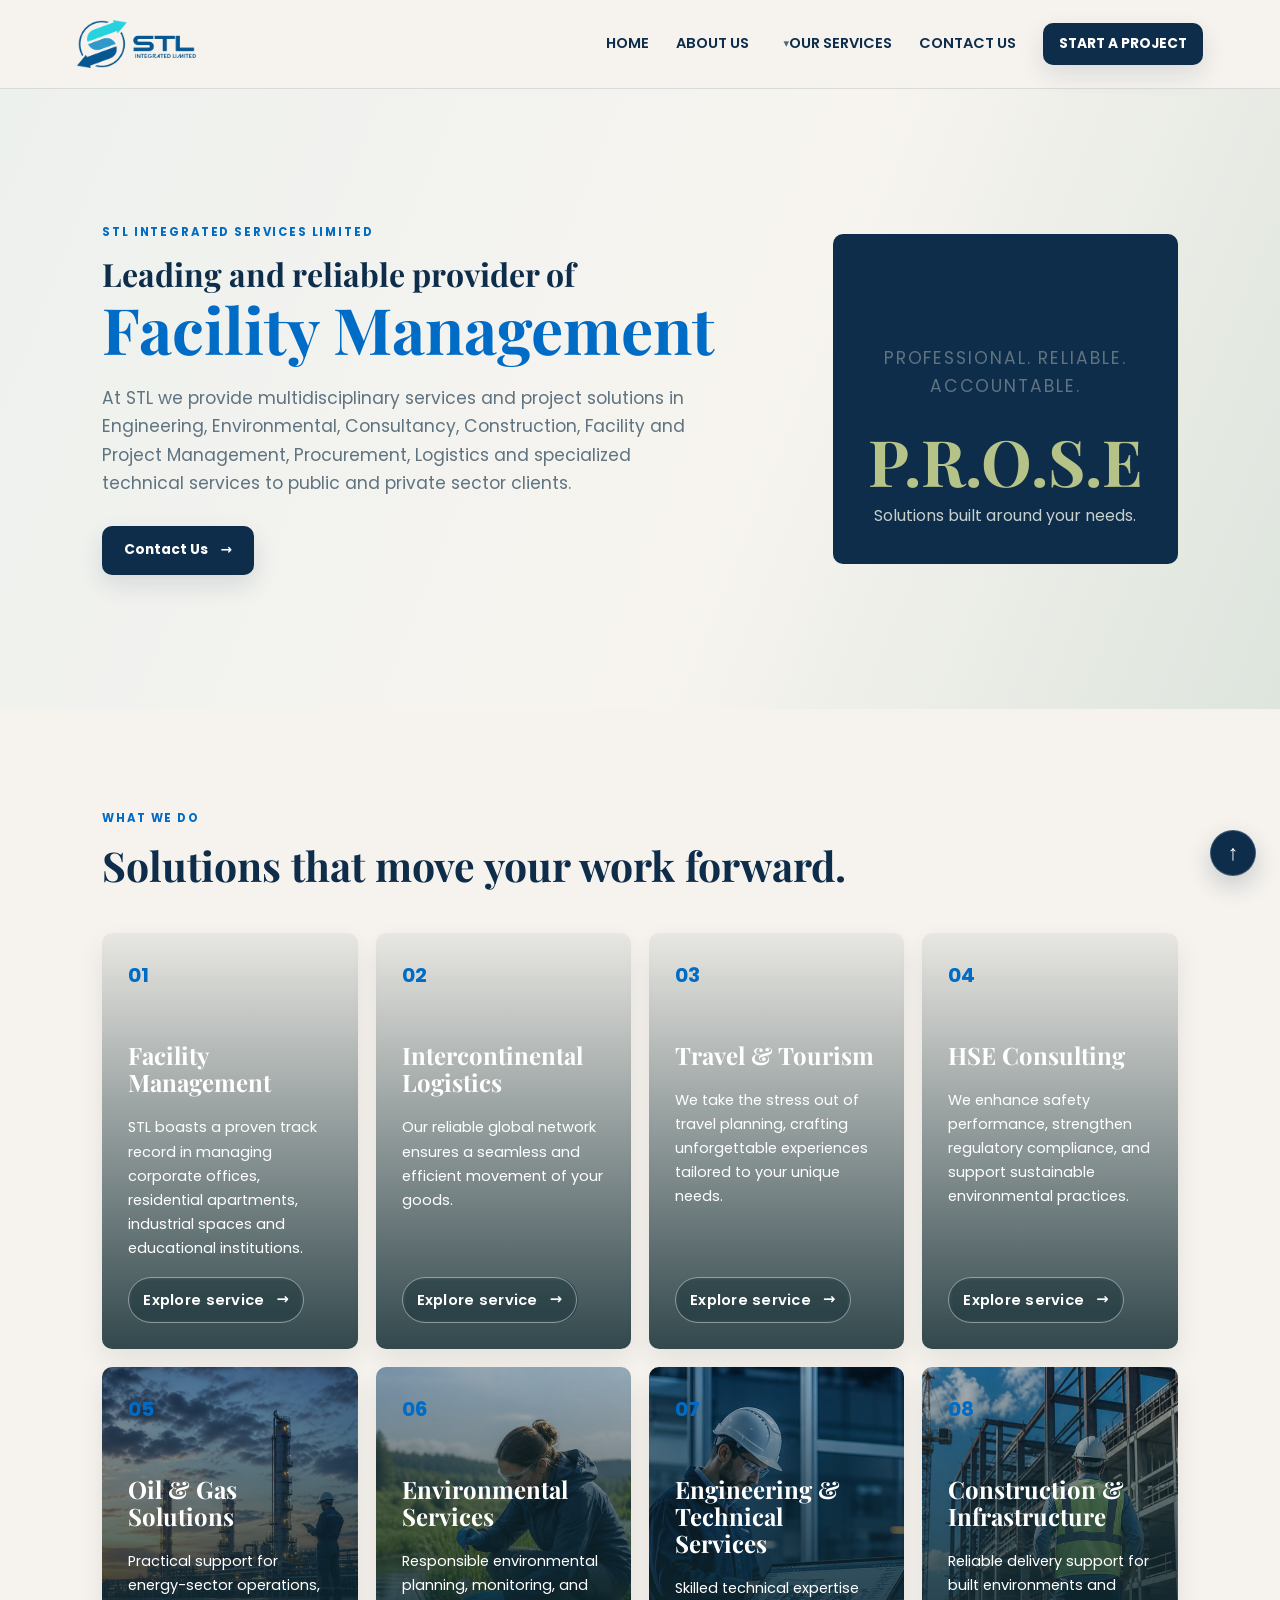
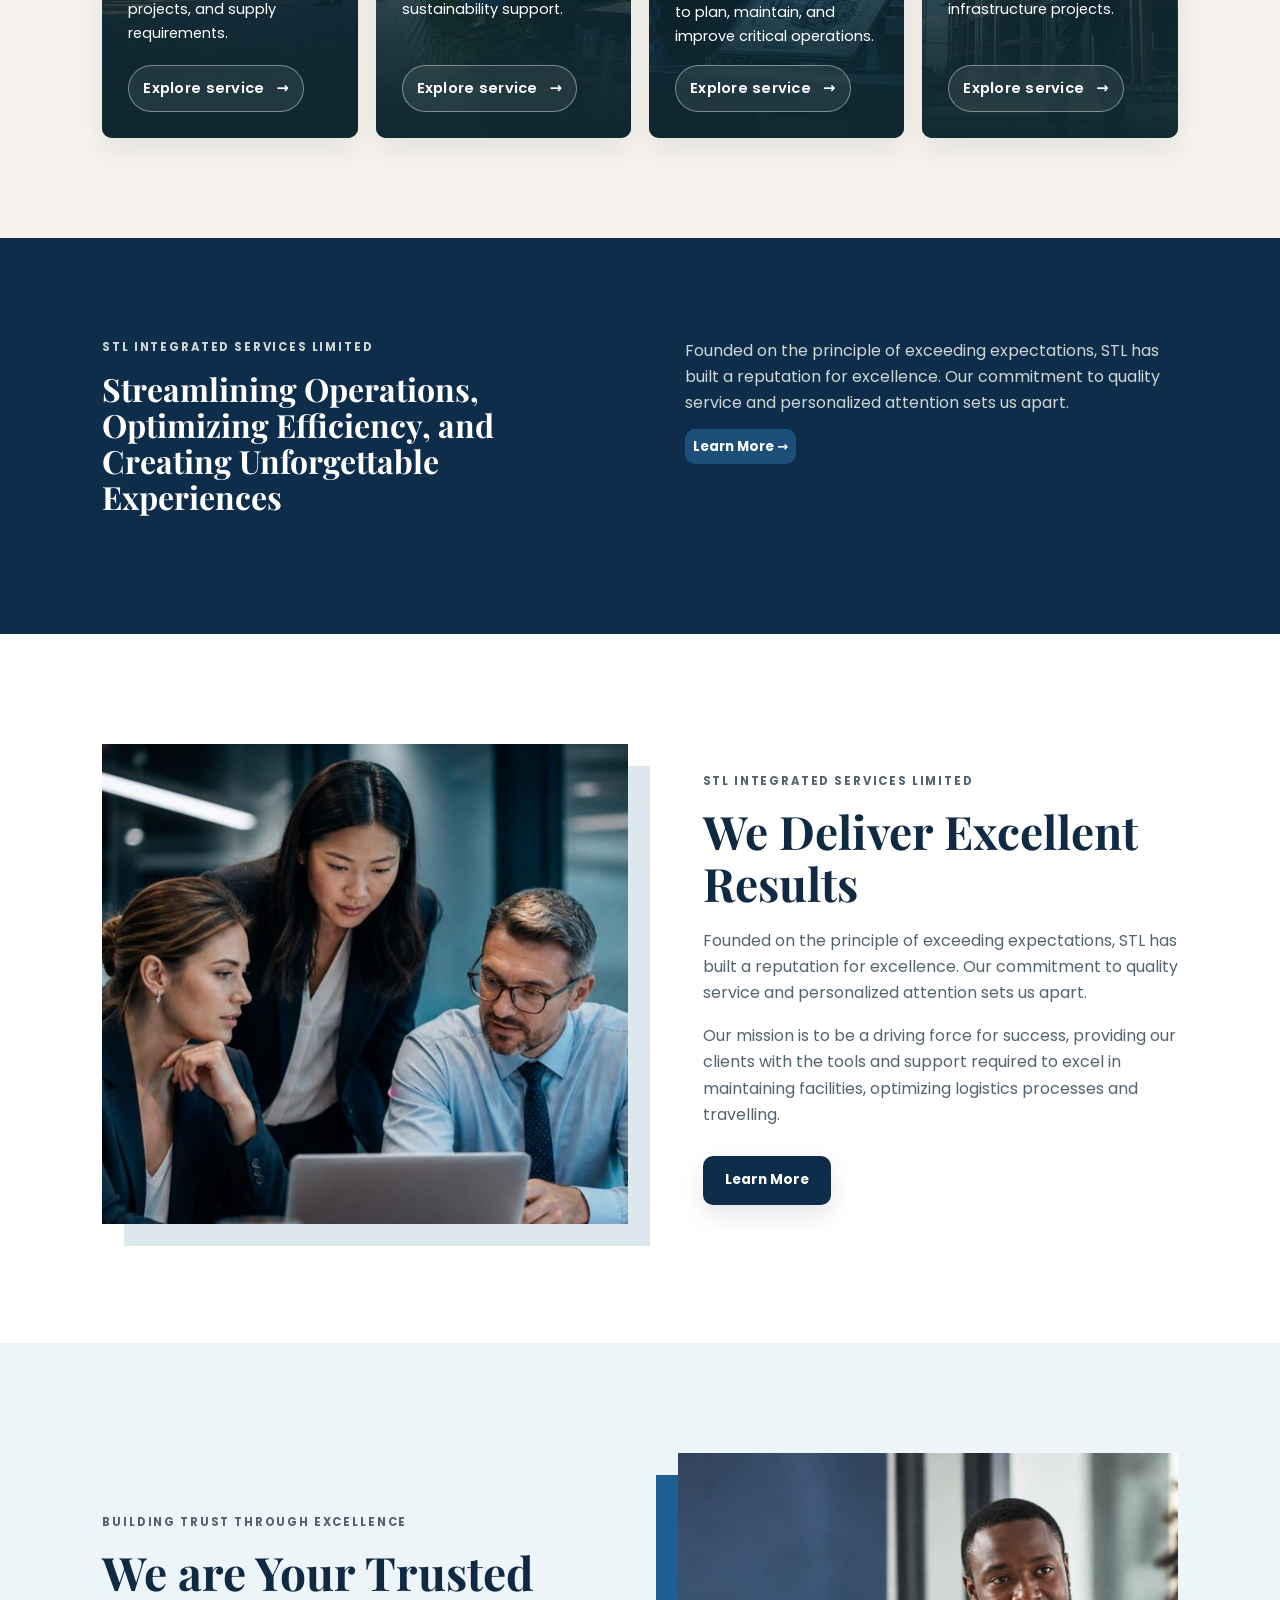
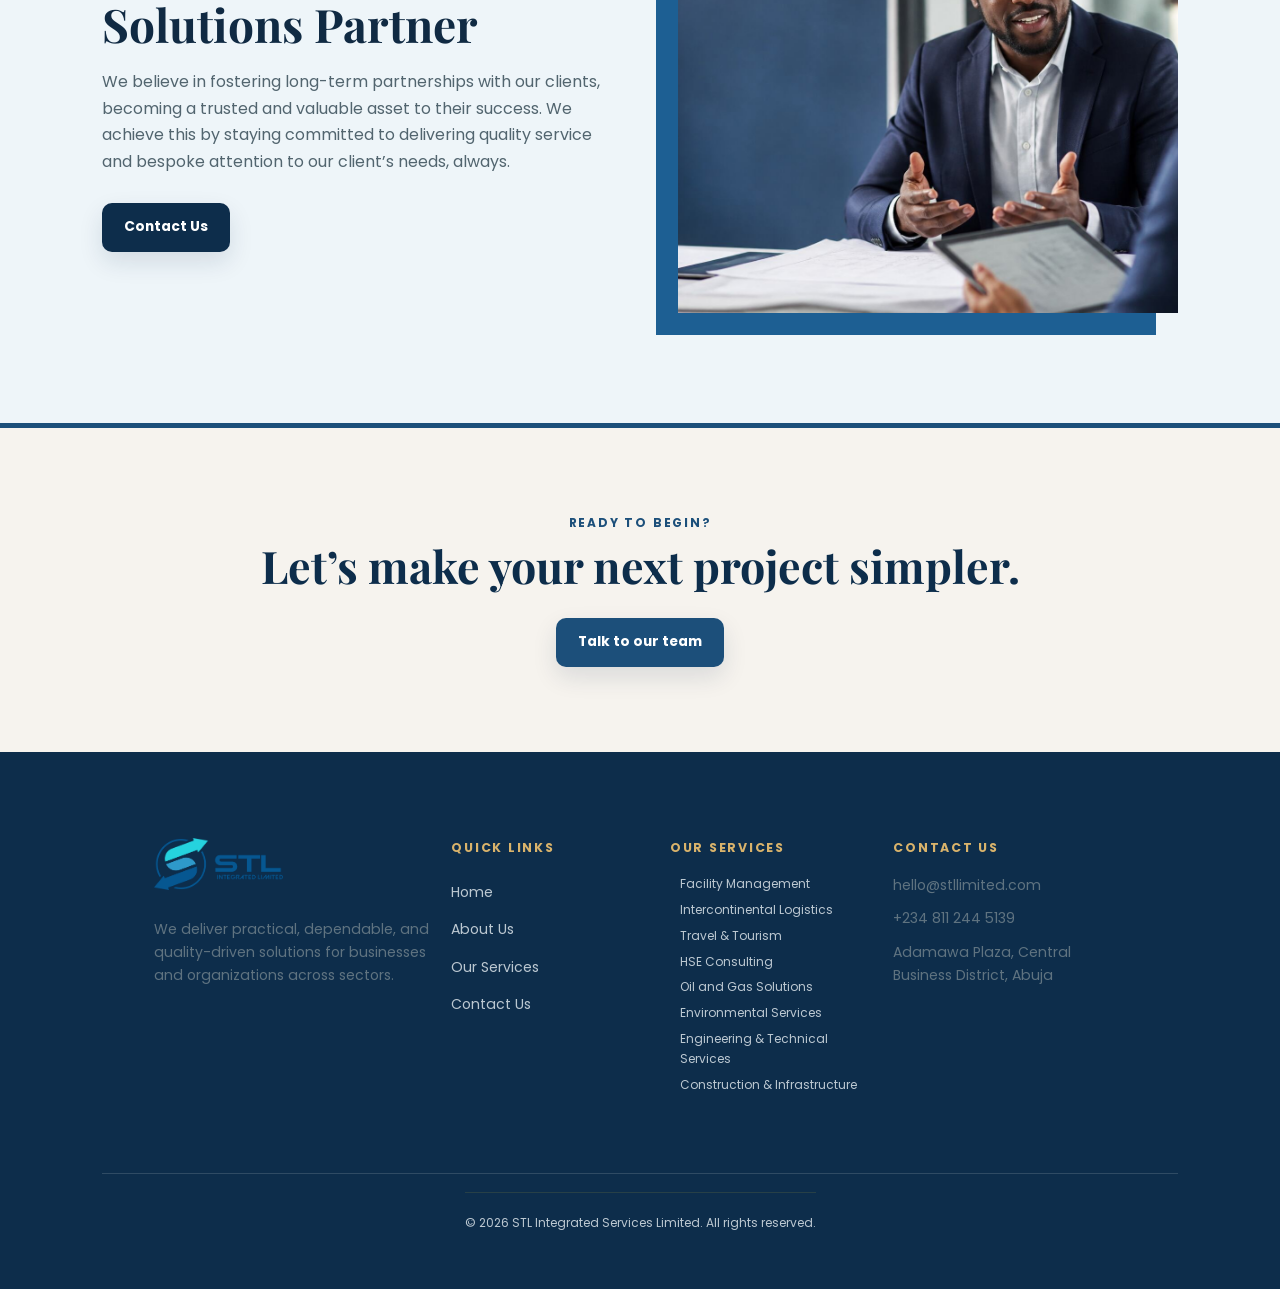
<file: index.html>
<!doctype html>
<html lang="en">
  <head>
    <meta charset="utf-8">
    <meta name="viewport" content="width=device-width,initial-scale=1">
    <title>STL Integrated Services</title>
    <link rel="stylesheet" href="assets/css/styles.css">
  </head>
  <body>
    <header id="site-header"></header>
    <main>
    
<section class="hero">
  <div id="hero-content">
    <p class="eyebrow">STL Integrated Services Limited</p>
    <h1>Leading and reliable provider of <br><em class="hero-rotator"> <span id="service-rotator">Facility Management</span></em></h1>
    <p>At STL we provide multidisciplinary services and project solutions in Engineering, Environmental, Consultancy, Construction, Facility and Project Management, Procurement, Logistics and specialized technical services to public and private sector clients.</p>

    <a class="button" href="contact.html">Contact Us <b>→</b></a>
  </div>
  <div class="hero-panel" style="border-radius: 10px;">
    <p>Professional. Reliable. Accountable.</p>
    <strong>P.R.O.S.E</strong>
    <span style="text-align: center;">Solutions built around your needs.</span>
  </div>
</section>

<section class="section"><p class="eyebrow">What we do</p>
  <h2>Solutions that move your work forward.</h2>
  <div class="cards">
      <article class="service-card facility">
        <span>01</span>
        <h3>Facility Management</h3>
        <p>STL boasts a proven track record in managing corporate offices, residential apartments, industrial spaces and educational institutions.</p>
        <a class="explore-link" href="services.html#facility"><span>Explore service</span><span class="explore-arrow">→</span></a>
      </article>

      <article class="service-card logistics">
        <span>02</span><h3>Intercontinental Logistics</h3>
        <p>Our reliable global network ensures a seamless and efficient movement of your goods.</p>
        <a class="explore-link" href="services.html#logistics"><span>Explore service</span><span class="explore-arrow">→</span></a>
      </article>

      <article class="service-card travel"><span>03</span>
        <h3>Travel & Tourism</h3>
        <p>We take the stress out of travel planning, crafting unforgettable experiences tailored to your unique needs.</p>
        <a class="explore-link" href="services.html#travel"><span>Explore service</span><span class="explore-arrow">→</span></a>
      </article>

      <article class="service-card hse">
        <span>04</span>
        <h3>HSE Consulting</h3>
        <p>We enhance safety performance, strengthen regulatory compliance, and support sustainable environmental practices.</p>
        <a class="explore-link" href="services.html#hse"><span>Explore service</span><span class="explore-arrow">→</span></a>
      </article>

      <article class="service-card oil-gas"><span>05</span>
        <h3>Oil & Gas Solutions</h3>
        <p>Practical support for energy-sector operations, projects, and supply requirements.</p>
        <a class="explore-link" href="services.html#oil-gas"><span>Explore service</span><span class="explore-arrow">→</span></a>
      </article>

      <article class="service-card environmental"><span>06
      </span>
      <h3>Environmental Services</h3>
      <p>Responsible environmental planning, monitoring, and sustainability support.</p>
      <a class="explore-link" href="services.html#environmental"><span>Explore service</span><span class="explore-arrow">→</span></a>
      </article>

      <article class="service-card engineering"><span>07</span>
        <h3>Engineering & Technical Services</h3>
        <p>Skilled technical expertise to plan, maintain, and improve critical operations.</p>
        <a class="explore-link" href="services.html#engineering"><span>Explore service</span><span class="explore-arrow">→</span></a>
      </article>

      <article class="service-card construction"><span>08</span>
        <h3>Construction & Infrastructure</h3>
        <p>Reliable delivery support for built environments and infrastructure projects.</p><a class="explore-link" href="services.html#construction"><span>Explore service</span><span class="explore-arrow">→</span></a>
      </article>
    </div>
  </section>

<section class="split section dark">
  <div>
    <p class="eyebrow">STL Integrated Services Limited</p>
    <h2 style="color: white; font-size: 32px;">Streamlining Operations, Optimizing Efficiency, and Creating Unforgettable Experiences</h2>
  </div>
  <div>
    <p>Founded on the principle of exceeding expectations, STL has built a reputation for excellence. Our commitment to quality service and personalized attention sets us apart.
    </p>
    <a class="text-link" href="about.html" style="background-color: #1c4f7a; color: white; padding: 0.5rem; border-radius: 10px;">Learn More →</a>
  </div>
</section>

<section class="results-section">
  <div class="results-images">
    <img src="assets/images/excellent-results.jpg" alt="STL professionals delivering excellent results">
  </div>
  <div>
    <p class="eyebrow">STL Integrated Services Limited</p>
    <h2>We Deliver Excellent Results</h2>
    <p>Founded on the principle of exceeding expectations, STL has built a reputation for excellence. Our commitment to quality service and personalized attention sets us apart.</p>
    
    <p>Our mission is to be a driving force for success, providing our clients with the tools and support required to excel in maintaining facilities, optimizing logistics processes and travelling.</p>
    <a class="button" href="about.html">Learn More</a>
  </div>

</section>
<section class="partner-section">
  <div><p class="eyebrow">Building Trust Through Excellence</p>
    <h2>We are Your Trusted Solutions Partner</h2>
    <p>We believe in fostering long-term partnerships with our clients, becoming a trusted and valuable asset to their success. We achieve this by staying committed to delivering quality service and bespoke attention to our client’s needs, always.</p><a class="button" href="contact.html">Contact Us</a>
  </div>
  <img src="assets/images/trusted-partner.jpg" alt="STL trusted solutions partnership">
</section>

<section class="cta">
  <p style="color: #1c4f7a;">Ready to begin?</p>
  <h2>Let’s make your next project simpler.</h2>
  <a class="button light" style="background-color: #1c4f7a; color:white" href="contact.html">Talk to our team</a>
</section>
    
</main>

    <footer id="site-footer"></footer>
    <script src="assets/js/scripts.js" defer></script>

  </body>
</html>
</file>
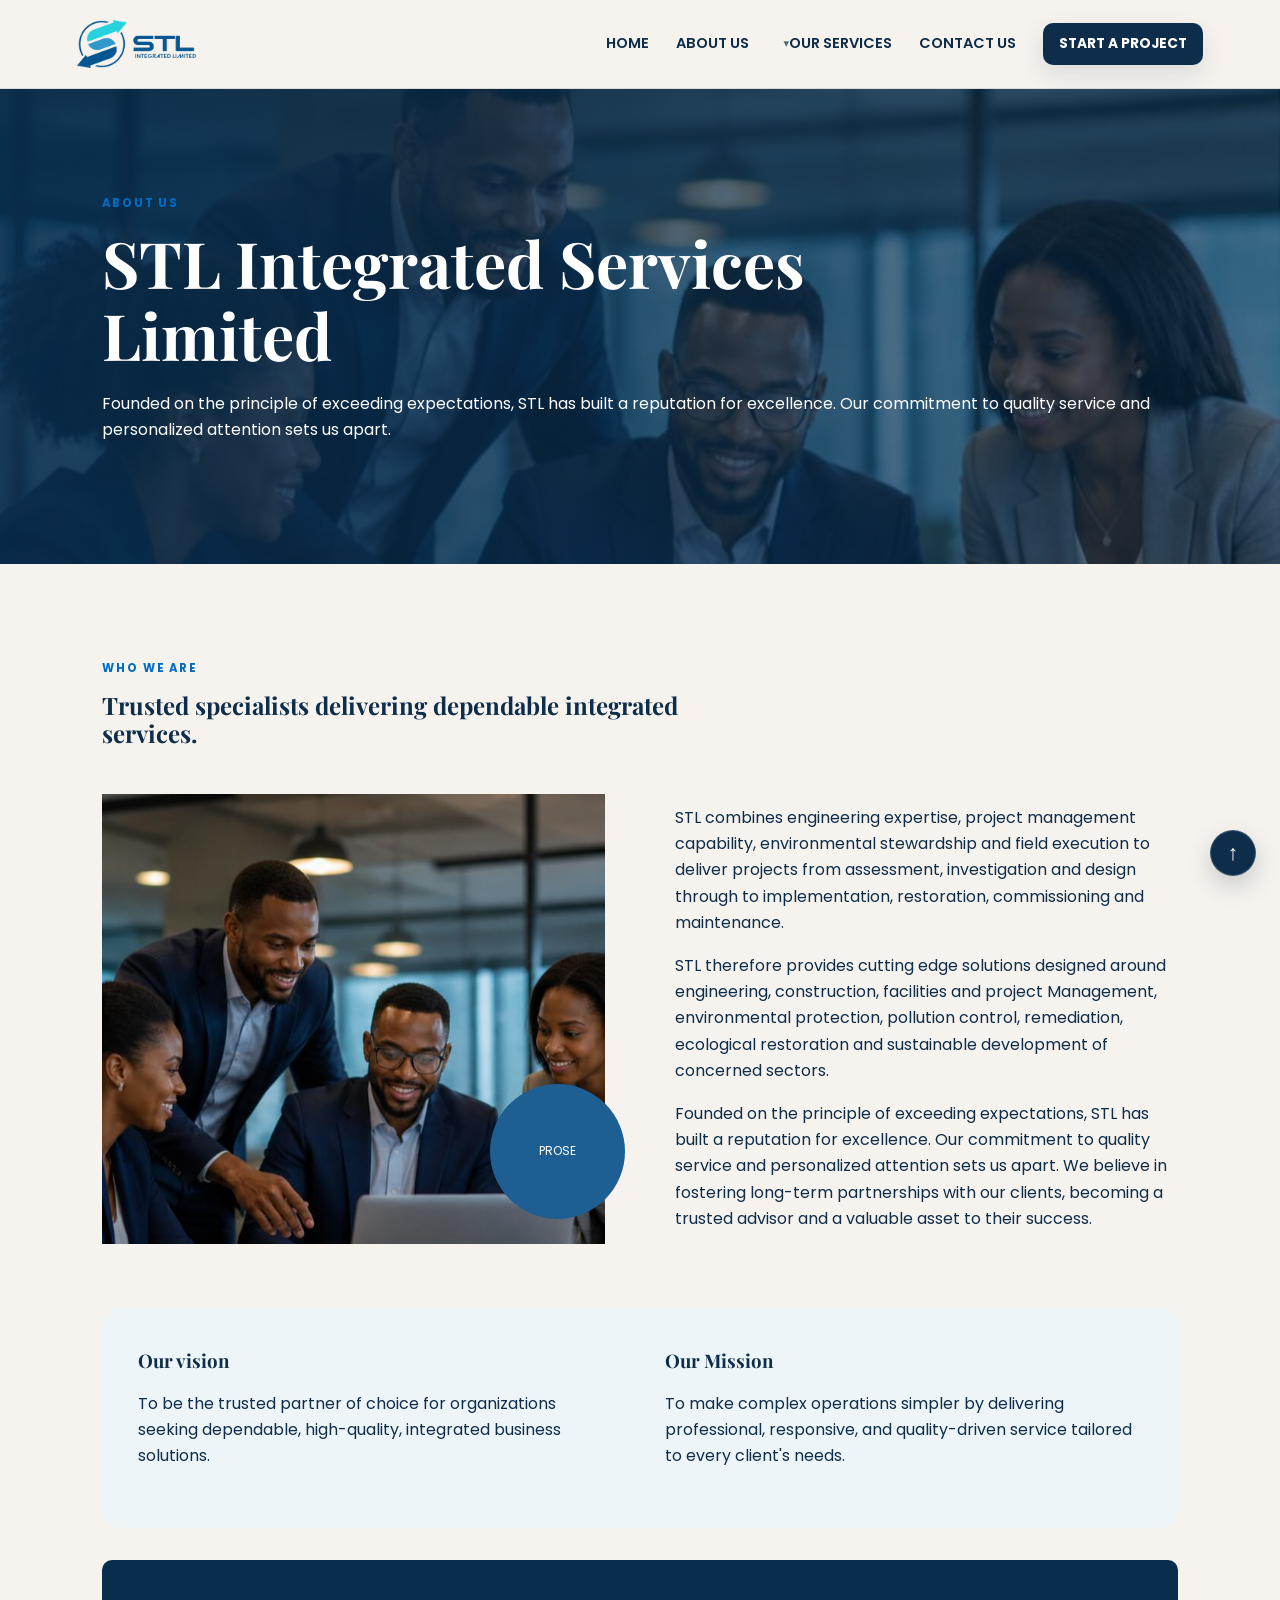
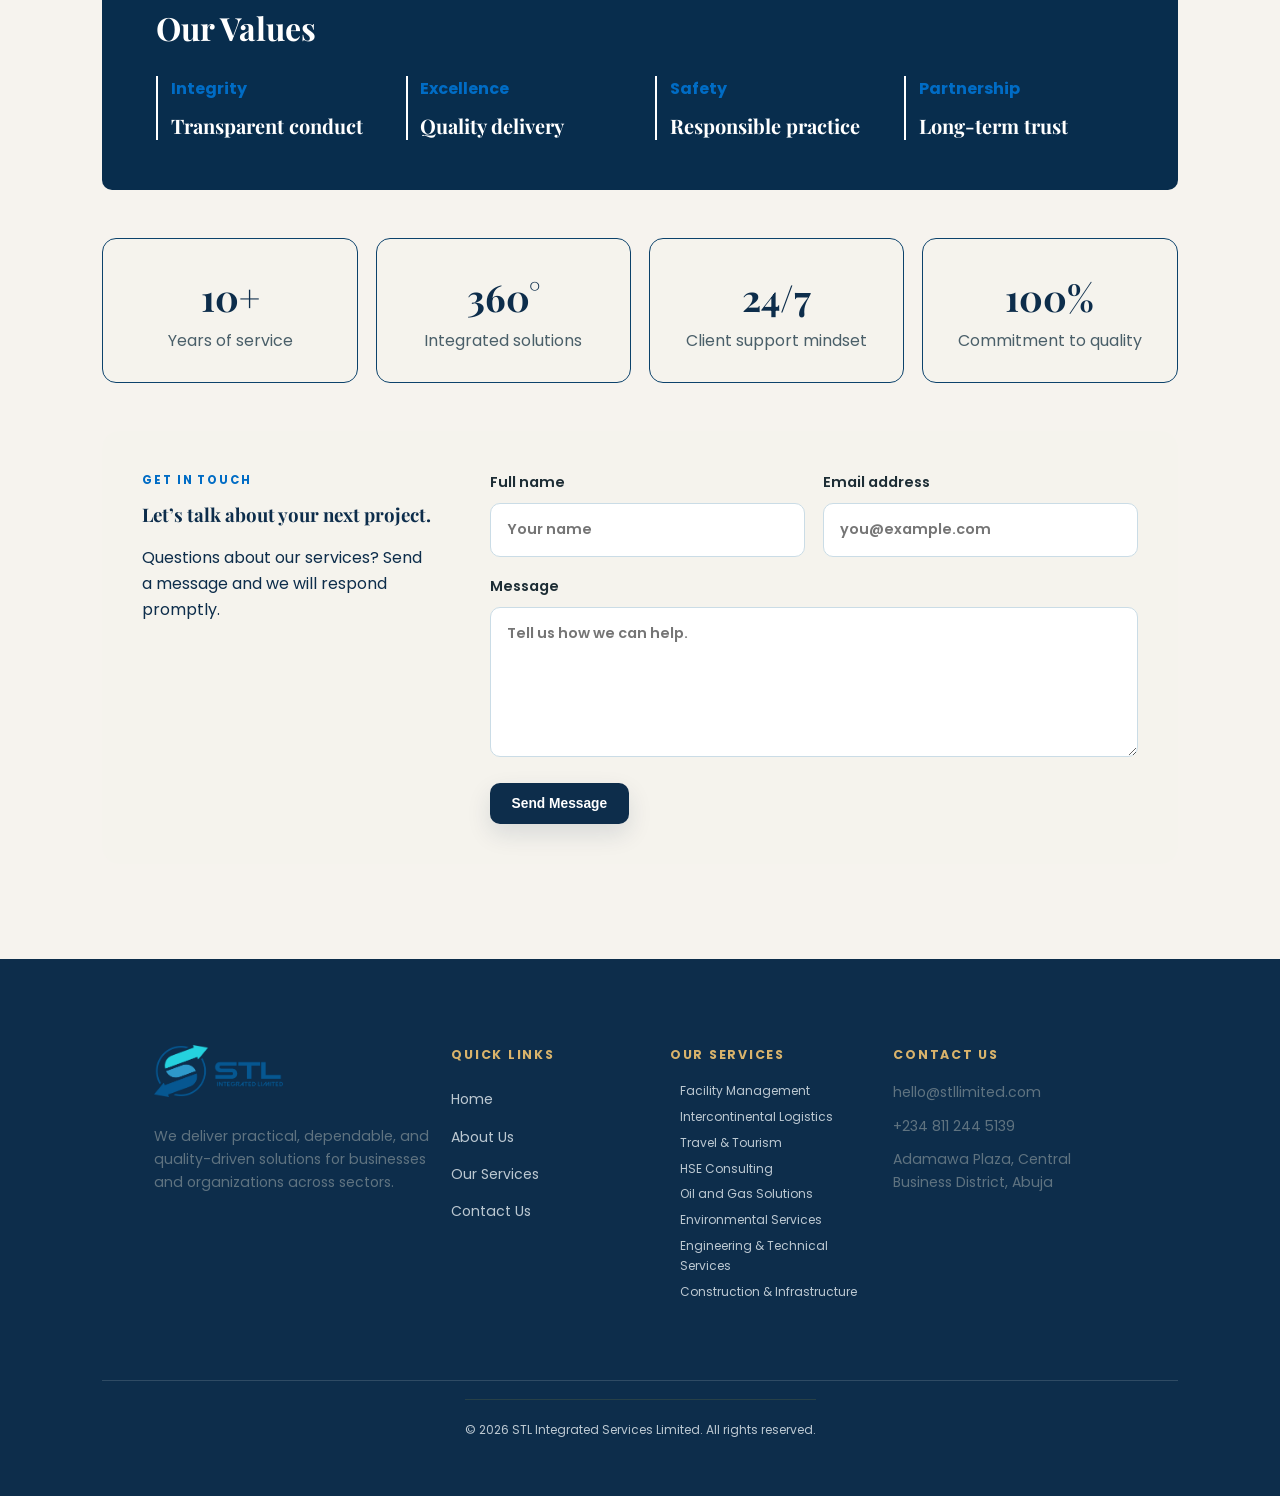
<file: about.html>
<!doctype html>
<html lang="en">
	<head>
		<meta charset="utf-8">
		<meta name="viewport" content="width=device-width,initial-scale=1">
		<title>About Us | STL</title>
		<link rel="stylesheet" href="assets/css/styles.css">
	</head>
	<body>
		<header id="site-header"></header>
		<main>
			<section class="about-hero">
				<p class="eyebrow">About Us</p>
				<h1 style="color: white;">STL Integrated Services Limited</h1>
				<p>Founded on the principle of exceeding expectations, STL has built a reputation for excellence. Our commitment to quality service and personalized attention sets us apart.</p>
			</section>

			<section class="about">
				<div class="about-intro">
					<div>
						<p class="eyebrow">Who we are</p>
						<h2>Trusted specialists delivering dependable integrated services.</h2>
					</div>
				</div>

				<div class="who">
					<div class="who-img">
						<img src="assets/images/about-team.jpg" alt="STL team">
						<div class="badge">PROSE</div>
					</div>

					<div class="who-copy">
						<p>STL combines engineering expertise, project management capability, environmental stewardship and field execution to deliver projects from assessment, investigation and design through to implementation, restoration, commissioning and maintenance.
						</p>
						<p>STL therefore provides cutting edge solutions designed around engineering, construction, facilities and project Management, environmental protection, pollution control, remediation, ecological restoration and sustainable development of concerned sectors.
						</p>
						<p>
						Founded on the principle of exceeding expectations, STL has built a reputation for excellence. Our commitment to quality service and personalized attention sets us apart. We believe in fostering long-term partnerships with our clients, becoming a trusted advisor and a valuable asset to their success.
						</p>
					</div>
				</div>

				<section class="vision">
					<div>
						<h3>Our vision</h3>
						<p>To be the trusted partner of choice for organizations seeking dependable, high-quality, integrated business solutions.</p>
					</div>
					<div>
						<h3>Our Mission</h3>
							<p>To make complex operations simpler by delivering professional, responsive, and quality-driven service tailored to every client's needs.
							</p>
						</div>
					</div>
				</section>

<div style="height: 2em;"></div>

				<section class="values-section">
    <div class="values-container">

        <h2 class="values-title">Our Values</h2>

        <div class="values-grid">

            <div class="value-item">
                <span class="value-name">Integrity</span>
                <h3>Transparent conduct</h3>
            </div>

            <div class="value-item">
                <span class="value-name">Excellence</span>
                <h3>Quality delivery</h3>
            </div>

            <div class="value-item">
                <span class="value-name">Safety</span>
                <h3>Responsible practice</h3>
            </div>

            <div class="value-item">
                <span class="value-name">Partnership</span>
                <h3>Long-term trust</h3>
            </div>

        </div>

    </div>
</section>

				<section class="stats-grid">
					<div class="stat-item">
						<strong>10+</strong>
						<span>Years of service</span>
					</div>
					<div class="stat-item">
						<strong>360°</strong>
						<span>Integrated solutions</span>
					</div>
					<div class="stat-item">
						<strong>24/7</strong>
						<span>Client support mindset</span>
					</div>
					<div class="stat-item">
						<strong>100%</strong>
						<span>Commitment to quality</span>
					</div>
				</section>

				<section class="inquiry">
					<div>
						<p class="eyebrow">Get in touch</p>
						<h3>Let’s talk about your next project.</h3>
						<p>Questions about our services? Send a message and we will respond promptly.</p>
					</div>
					<div>
						<form class="contact-form">
							<label>
								<span>Full name</span>
								<input type="text" name="name" placeholder="Your name">
							</label>
							<label>
								<span>Email address</span>
								<input type="email" name="email" placeholder="you@example.com">
							</label>
							<label class="full">
								<span>Message</span>
								<textarea rows="5" name="message" placeholder="Tell us how we can help."></textarea>
							</label>
							<button class="button" type="submit">Send Message</button>
						</form>
					</div>
				</section>
			</section>
		</main>
		<footer id="site-footer"></footer>
		<script src="assets/js/scripts.js" defer></script>
	</body>
</html>
</file>
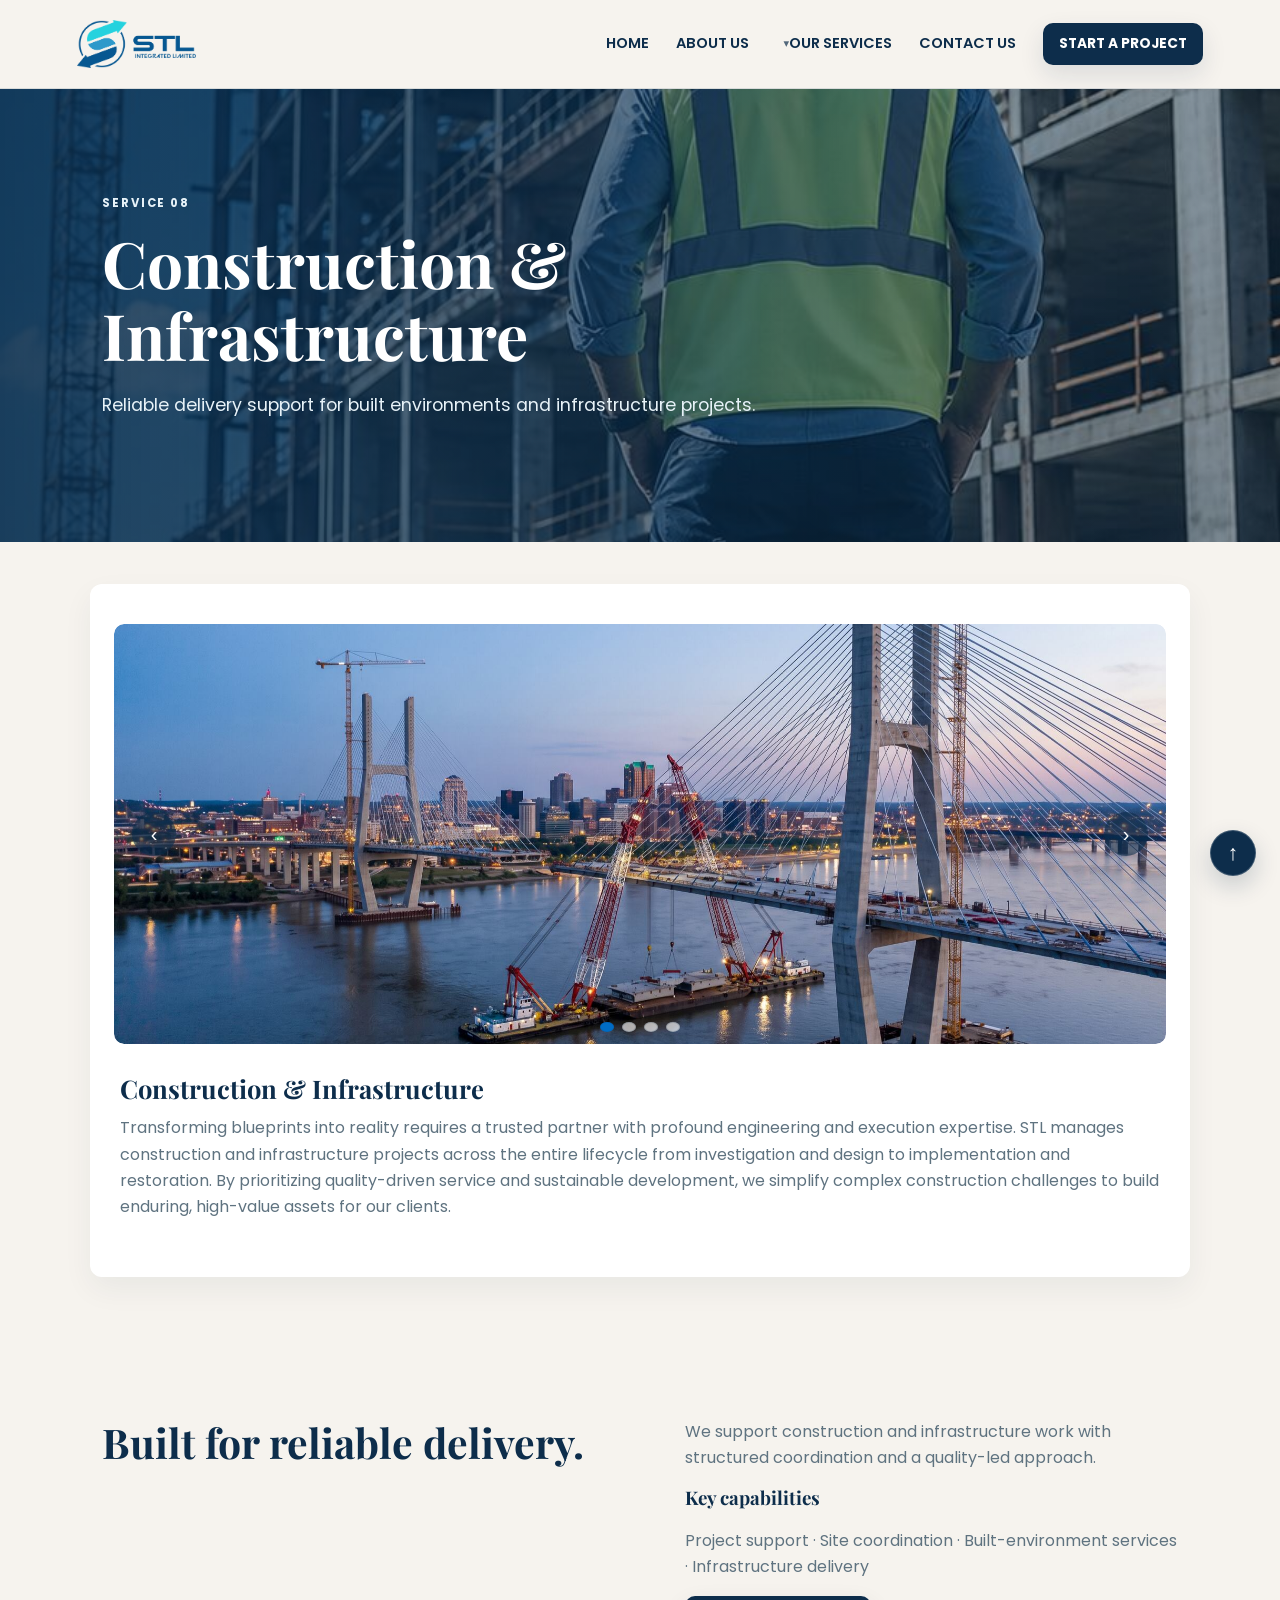
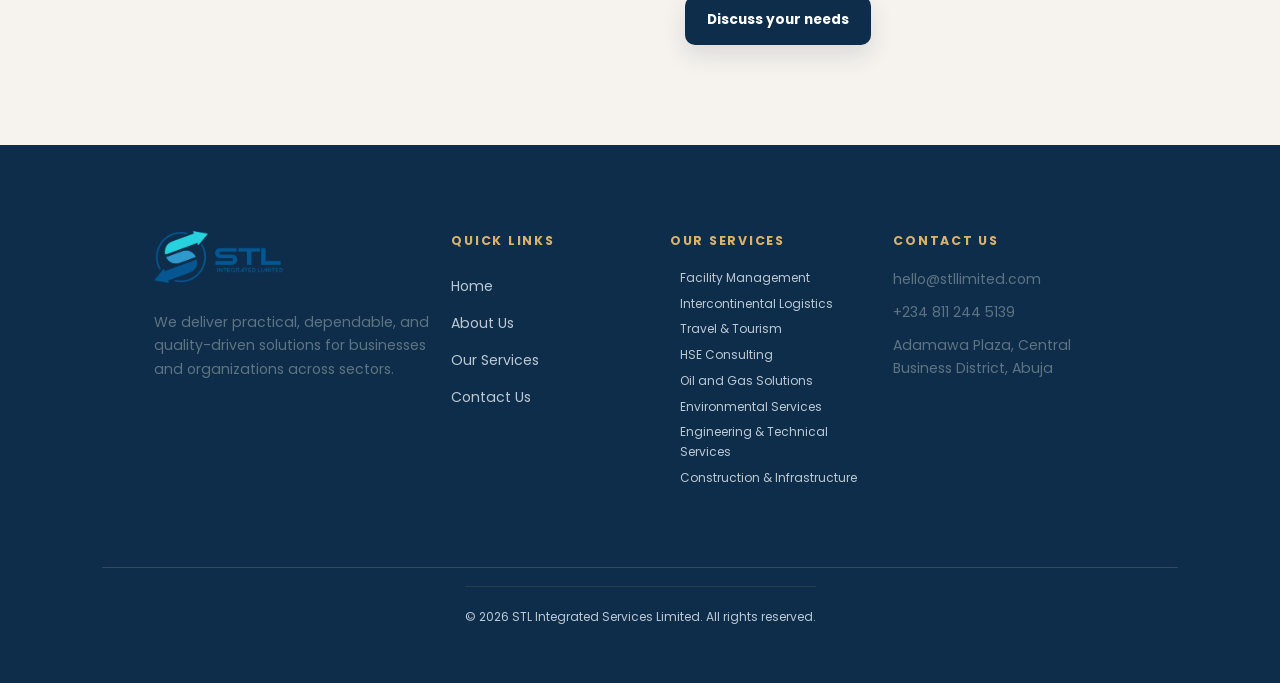
<file: construction-infrastructure.html>
<!doctype html>
<html lang="en">
	<head>
		<meta charset="utf-8">
		<meta name="viewport" content="width=device-width,initial-scale=1">
		<title>Construction & Infrastructure | STL</title>
		<link rel="stylesheet" href="assets/css/styles.css">
	</head>
	<body>
		<header id="site-header"></header>
		<main>
			<section class="page-hero">
				<p class="eyebrow">Service 08</p>
				<h1 style="color: white;">Construction & Infrastructure</h1>
				<p>Reliable delivery support for built environments and infrastructure projects.</p>
			</section>

			<section class="Env-section" aria-labelledby="env-heading">
					<div class="Env-image" aria-hidden="false">
						<div class="carousel" data-interval="4500">
							<div class="carousel-track">
								<img src="assets/images/ci1.jpg" alt="Construction & Infrastructure site 1" class="carousel-slide active">
								<img src="assets/images/ci2.jpg" alt="Construction & Infrastructure site 2" class="carousel-slide">
								<img src="assets/images/ci3.jpg" alt="Construction & Infrastructure site 3" class="carousel-slide">
								<img src="assets/images/ci4.jpg" alt="Construction & Infrastructure site 4" class="carousel-slide">
							</div>
							<button class="carousel-control prev" aria-label="Previous slide">‹</button>
							<button class="carousel-control next" aria-label="Next slide">›</button>
							<div class="carousel-dots" role="tablist">
								<button class="dot active" aria-label="Slide 1" data-index="0"></button>
								<button class="dot" aria-label="Slide 2" data-index="1"></button>
								<button class="dot" aria-label="Slide 3" data-index="2"></button>
								<button class="dot" aria-label="Slide 4" data-index="3"></button>
							</div>
						</div>
					</div>

					<div class="Env-notes">
						<h2 id="env-heading">Construction & Infrastructure</h2>
						<p>Transforming blueprints into reality requires a trusted partner with profound engineering and execution expertise. STL manages construction and infrastructure projects across the entire lifecycle from investigation and design to implementation and restoration. By prioritizing quality-driven service and sustainable development, we simplify complex construction challenges to build enduring, high-value assets for our clients.</p>
					</div>
			</section>

			<section class="split section">
				<div>
					<h2>Built for reliable delivery.</h2>
				</div>
				<div>
					<p>We support construction and infrastructure work with structured coordination and a quality-led approach.</p>
					<h3>Key capabilities</h3>
					<p>Project support · Site coordination · Built-environment services · Infrastructure delivery</p>
					<a class="button" href="contact.html">Discuss your needs</a>
				</div>
			</section>
		</main>
		<footer id="site-footer"></footer>
		<script src="assets/js/scripts.js" defer></script>
	</body>
</html>
</file>
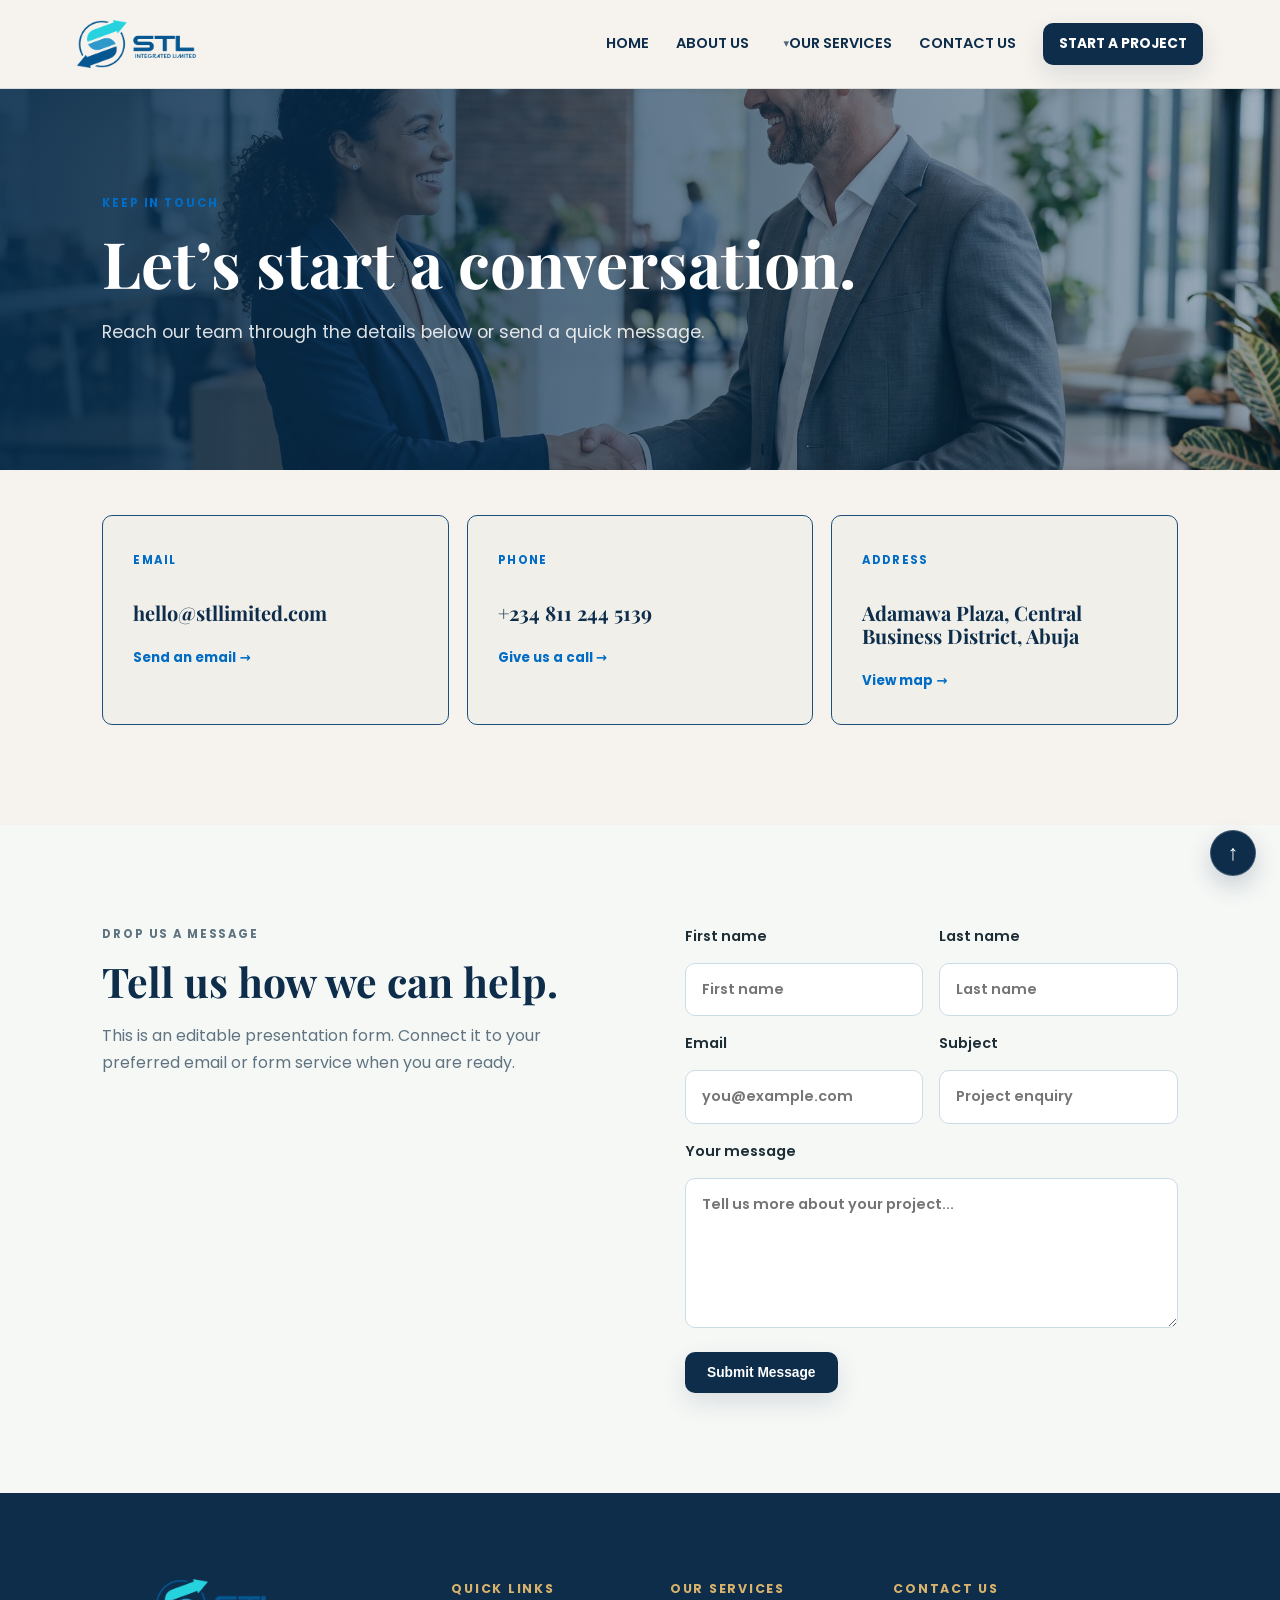
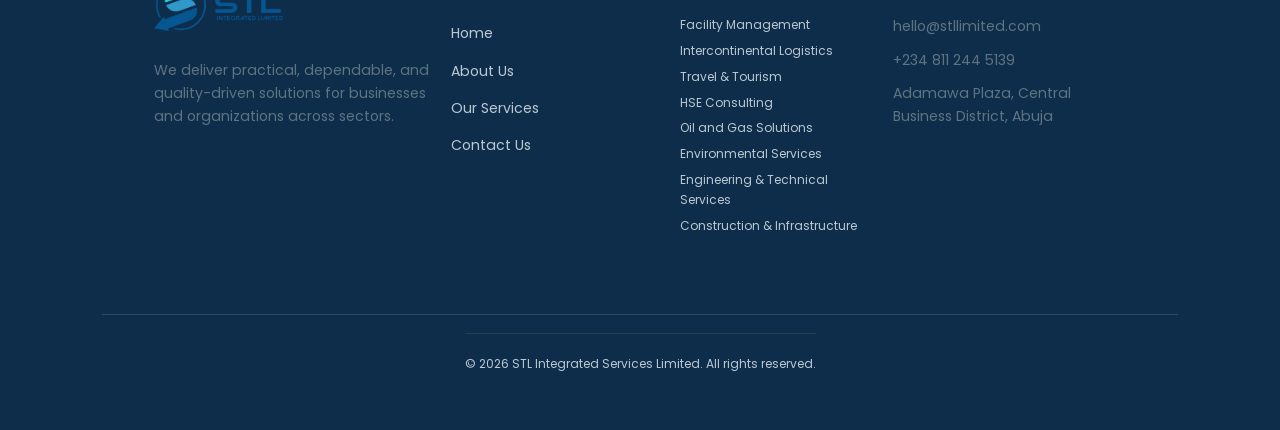
<file: contact.html>
<!doctype html>
<html lang="en">
	<head>
	<meta charset="utf-8">
	<meta name="viewport" content="width=device-width,initial-scale=1">
	<title>Contact Us | STL</title>
		<link rel="stylesheet" href="assets/css/styles.css">
	</head>
	<body>
		<header id="site-header"></header>
		<main>
			<section class="page-hero contact-hero">
				<p class="eyebrow">Keep in touch</p>
				<h1>Let’s start a conversation.</h1>
				<p>Reach our team through the details below or send a quick message.</p>
			</section>

			<section class="section contact-grid">
				<div class="contact-card"><span>Email</span><h3>hello@stllimited.com</h3><a href="mailto:hello@stllimited.com">Send an email →</a></div>
				<div class="contact-card"><span>Phone</span><h3>+234 811 244 5139</h3><a href="tel:+2348112445139">Give us a call →</a></div>
				<div class="contact-card"><span>Address</span><h3>Adamawa Plaza, Central Business District, Abuja</h3><a href="https://maps.google.com/?q=Adamawa+Plaza+Abuja">View map →</a></div>
			</section>

			<section class="split section form-section">
				<div>
					<p class="eyebrow">Drop us a message</p>
					<h2>Tell us how we can help.</h2>
					<p>This is an editable presentation form. Connect it to your preferred email or form service when you are ready.</p>
				</div>
				<form class="contact-form">
					<label>
						<span>First name</span>
						<input type="text" required placeholder="First name">
					</label>
					<label>
						<span>Last name</span>
						<input type="text" required placeholder="Last name">
					</label>
					<label>
						<span>Email</span>
						<input type="email" required placeholder="you@example.com">
					</label>
					<label>
						<span>Subject</span>
						<input type="text" placeholder="Project enquiry">
					</label>
					<label class="full">
						<span>Your message</span>
						<textarea rows="5" placeholder="Tell us more about your project..."></textarea>
					</label>
					<button class="button" type="submit">Submit Message</button>
				</form>
			</section>
		</main>
		<footer id="site-footer"></footer>
		<script src="assets/js/scripts.js" defer></script>
	</body>
</html>
</file>
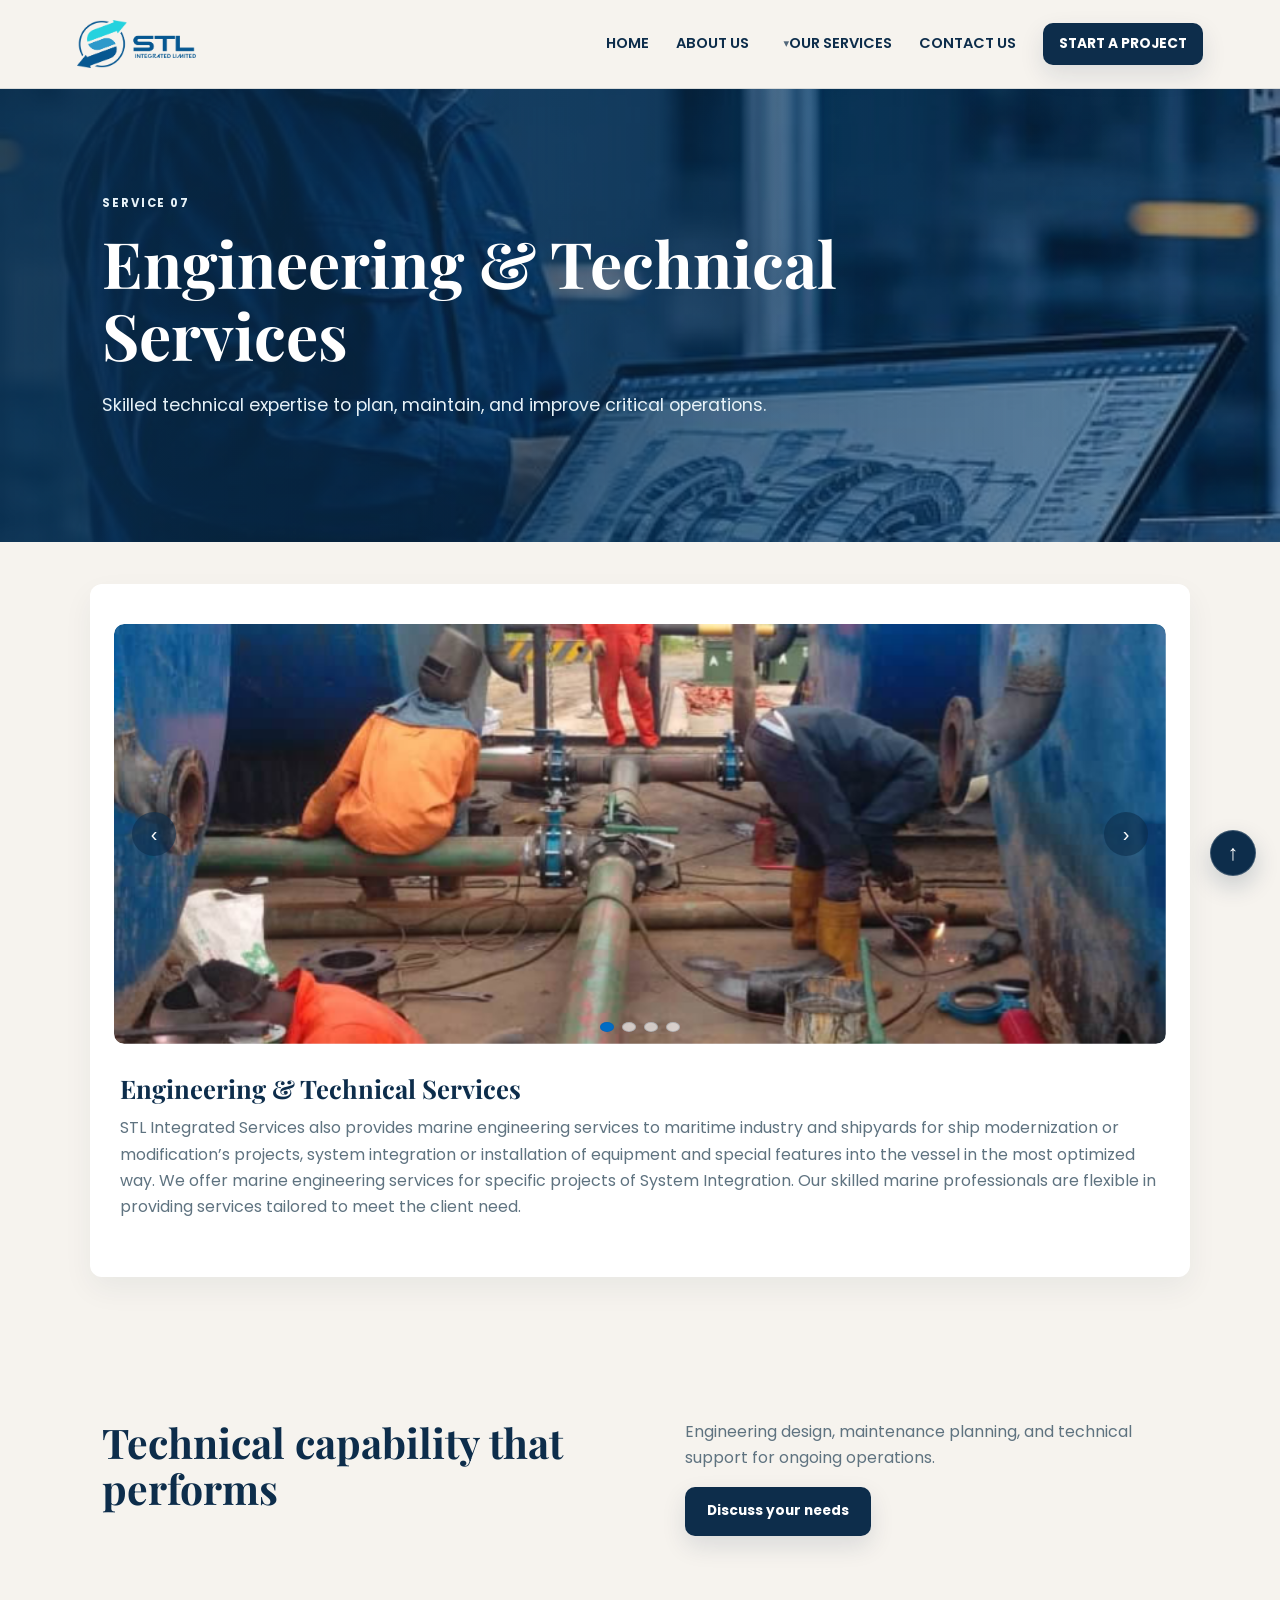
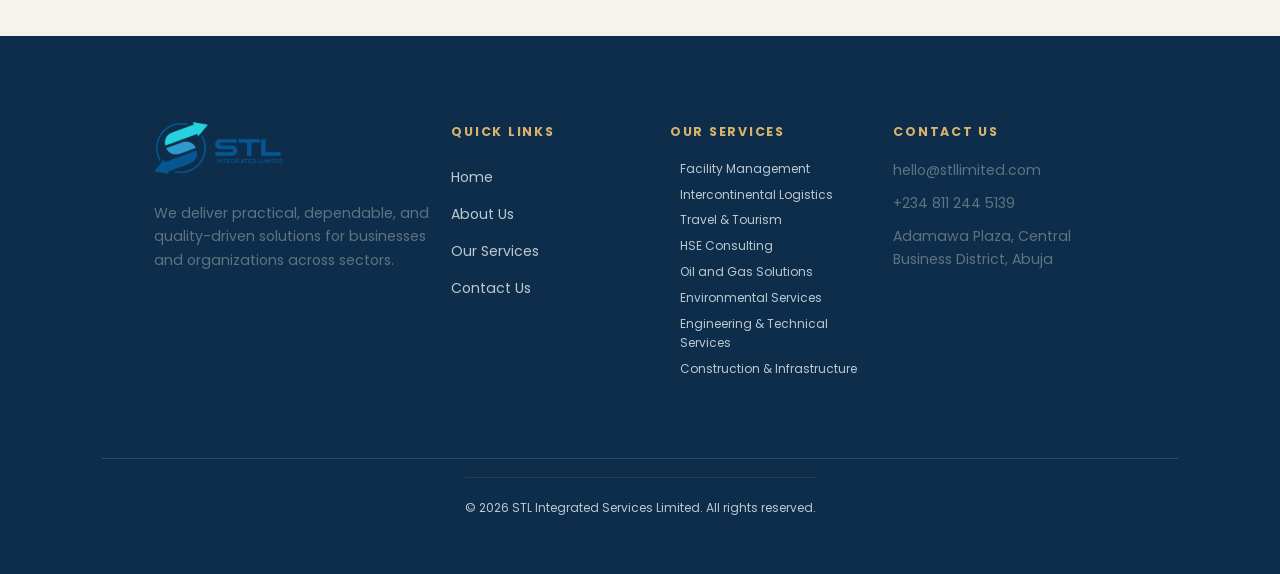
<file: engineering-technical-services.html>
<!doctype html>
<html lang="en">
	<head>
		<meta charset="utf-8">
		<meta name="viewport" content="width=device-width,initial-scale=1">
		<title>Engineering & Technical Services | STL</title>
		<link rel="stylesheet" href="assets/css/styles.css">
	</head>
	<body>
		<header id="site-header"></header>
		<main>
			<section class="page-hero">
				<p class="eyebrow">Service 07</p>
				<h1 style="color: white;">Engineering & Technical Services</h1>
				<p>Skilled technical expertise to plan, maintain, and improve critical operations.</p>
			</section>

			<section class="Env-section" aria-labelledby="env-heading">
					<div class="Env-image" aria-hidden="false">
						<div class="carousel" data-interval="4500">
							<div class="carousel-track">
								<img src="assets/images/Eng1.jpg" alt="Engineering work site 1" class="carousel-slide active">
								<img src="assets/images/Eng2.jpg" alt="Engineering work site 2" class="carousel-slide">
								<img src="assets/images/Eng3.jpg" alt="Engineering work site 3" class="carousel-slide">
								<img src="assets/images/Eng4.png" alt="Engineering work site 4" class="carousel-slide">
							</div>
							<button class="carousel-control prev" aria-label="Previous slide">‹</button>
							<button class="carousel-control next" aria-label="Next slide">›</button>
							<div class="carousel-dots" role="tablist">
								<button class="dot active" aria-label="Slide 1" data-index="0"></button>
								<button class="dot" aria-label="Slide 2" data-index="1"></button>
								<button class="dot" aria-label="Slide 3" data-index="2"></button>
								<button class="dot" aria-label="Slide 4" data-index="3"></button>
							</div>
						</div>
					</div>

					<div class="Env-notes">
						<h2 id="env-heading">Engineering & Technical Services</h2>
						<p>STL Integrated Services also provides marine engineering services to maritime industry and shipyards for ship modernization or modification’s projects, system integration or installation of equipment and special features into the vessel in the most optimized way. We offer marine engineering services for specific projects of System Integration. Our skilled marine professionals are flexible in providing services tailored to meet the client need.</p>
					</div>
			</section>			

			<section class="split section">
				<div>
					<h2>Technical capability that performs</h2>
				</div>
				<div>
					<p>Engineering design, maintenance planning, and technical support for ongoing operations.</p>
					<a class="button" href="contact.html">Discuss your needs</a>
				</div>
			</section>
		</main>
		<footer id="site-footer"></footer>
		<script src="assets/js/scripts.js" defer></script>
	</body>
</html>
</file>
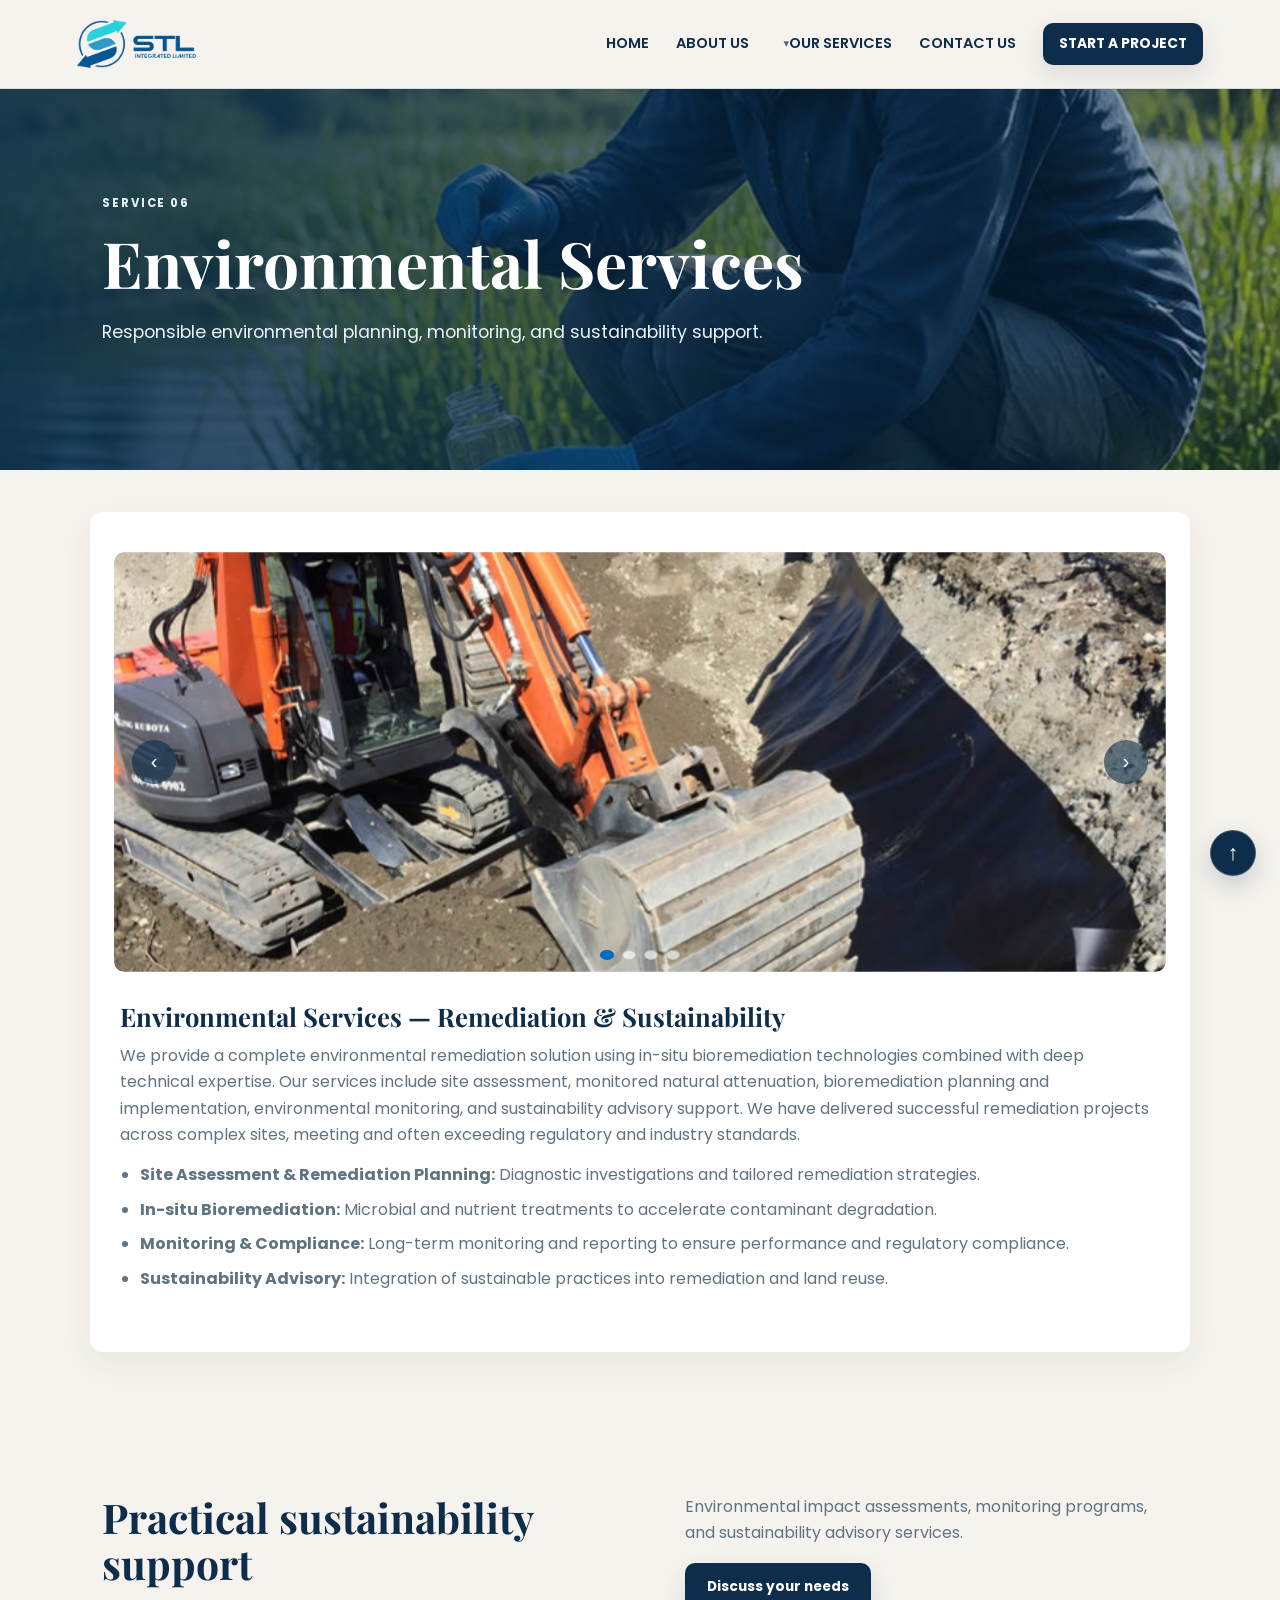
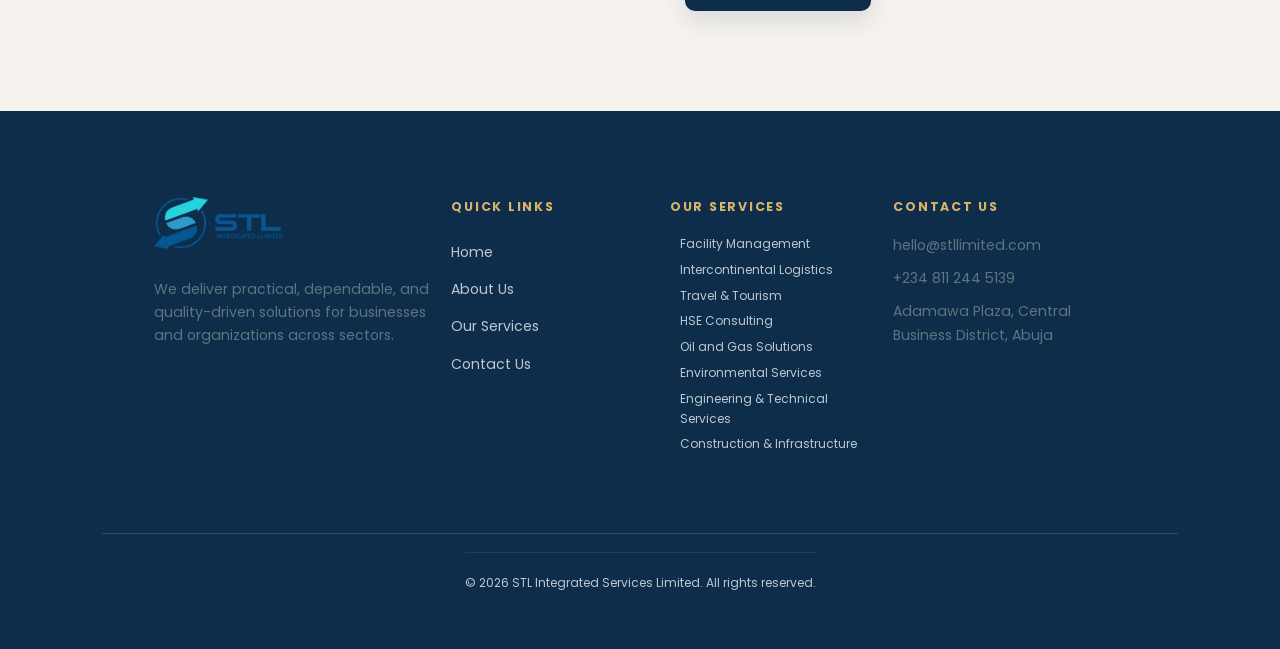
<file: environmental-services.html>
<!doctype html>
<html lang="en">
	<head>
		<meta charset="utf-8">
		<meta name="viewport" content="width=device-width,initial-scale=1">
		<title>Environmental Services | STL</title>
		<link rel="stylesheet" href="assets/css/styles.css">

		<!-- Env-section specific styles -->
		<style>
		
		</style>
	</head>
	<body>
		<header id="site-header"></header>
		<main>
			<section class="page-hero">
				<p class="eyebrow">Service 06</p>
				<h1 style="color: white;">Environmental Services</h1>
				<p>Responsible environmental planning, monitoring, and sustainability support.</p>
			</section>

			<section class="Env-section" aria-labelledby="env-heading">
					<div class="Env-image" aria-hidden="false">
						<div class="carousel" data-interval="4500">
							<div class="carousel-track">
								<img src="assets/images/Env1.jpg" alt="Environmental work site 1" class="carousel-slide active">
								<img src="assets/images/Env2.jpg" alt="Environmental work site 2" class="carousel-slide">
								<img src="assets/images/Env3.jpg" alt="Environmental work site 3" class="carousel-slide">
								<img src="assets/images/Env4.jpg" alt="Environmental work site 4" class="carousel-slide">
							</div>
							<button class="carousel-control prev" aria-label="Previous slide">‹</button>
							<button class="carousel-control next" aria-label="Next slide">›</button>
							<div class="carousel-dots" role="tablist">
								<button class="dot active" aria-label="Slide 1" data-index="0"></button>
								<button class="dot" aria-label="Slide 2" data-index="1"></button>
								<button class="dot" aria-label="Slide 3" data-index="2"></button>
								<button class="dot" aria-label="Slide 4" data-index="3"></button>
							</div>
						</div>
					</div>

					<div class="Env-notes">
						<h2 id="env-heading">Environmental Services — Remediation & Sustainability</h2>
						<p>We provide a complete environmental remediation solution using in-situ bioremediation technologies combined with deep technical expertise. Our services include site assessment, monitored natural attenuation, bioremediation planning and implementation, environmental monitoring, and sustainability advisory support. We have delivered successful remediation projects across complex sites, meeting and often exceeding regulatory and industry standards.</p>
						<ul>
							<li><strong>Site Assessment & Remediation Planning:</strong> Diagnostic investigations and tailored remediation strategies.</li>
							<li><strong>In-situ Bioremediation:</strong> Microbial and nutrient treatments to accelerate contaminant degradation.</li>
							<li><strong>Monitoring & Compliance:</strong> Long-term monitoring and reporting to ensure performance and regulatory compliance.</li>
							<li><strong>Sustainability Advisory:</strong> Integration of sustainable practices into remediation and land reuse.</li>
						</ul>
					</div>
				</section>

			<section class="split section">
				<div>
					<h2>Practical sustainability support</h2>
				</div>
				<div>
					<p>Environmental impact assessments, monitoring programs, and sustainability advisory services.</p>
					<a class="button" href="contact.html">Discuss your needs</a>
				</div>
			</section>

		</main>
		<footer id="site-footer"></footer>
		<script src="assets/js/scripts.js" defer></script>
	</body>
</html>
</file>
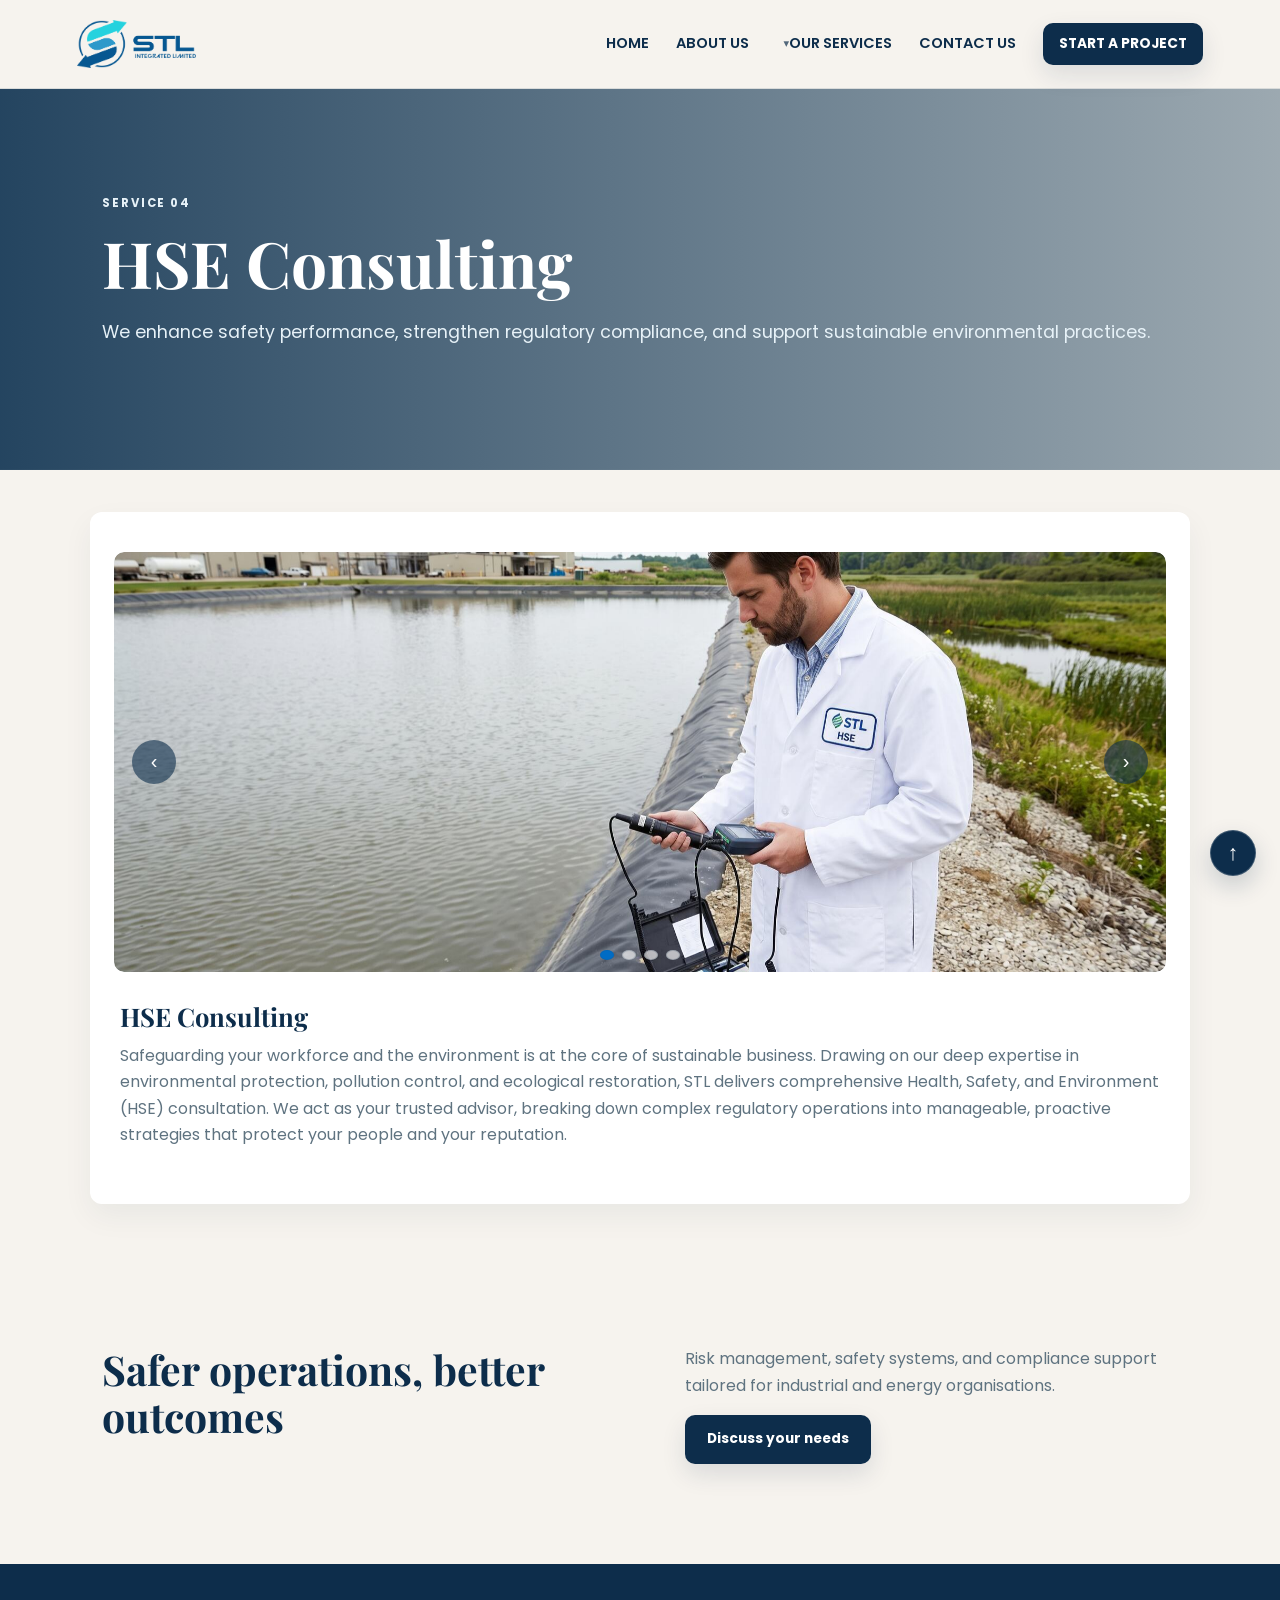
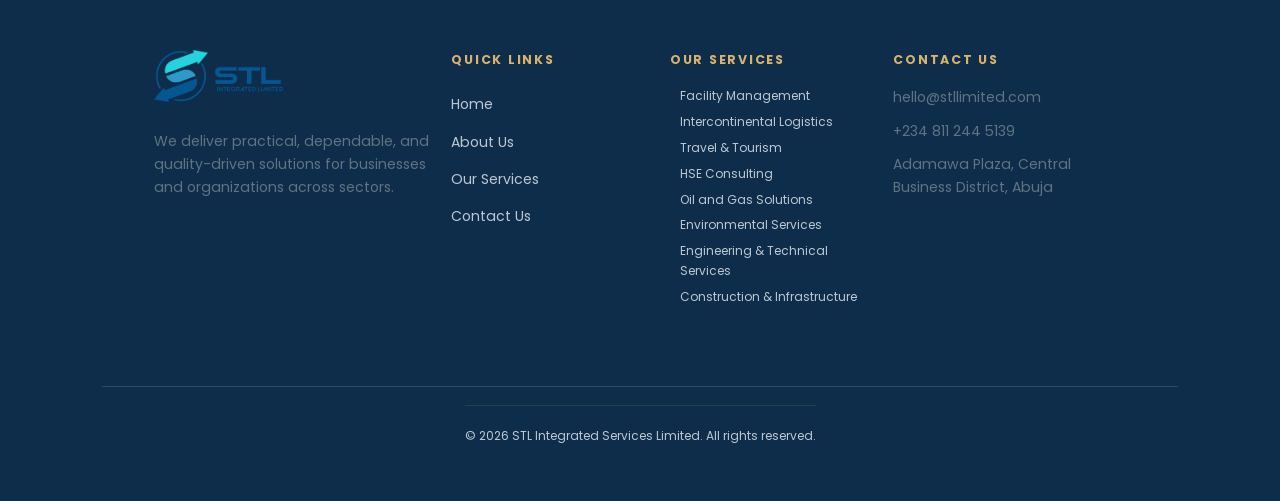
<file: hse-consulting.html>
<!doctype html>
<html lang="en">
	<head>
		<meta charset="utf-8">
		<meta name="viewport" content="width=device-width,initial-scale=1">
		<title>HSE Consulting | STL</title>
		<link rel="stylesheet" href="assets/css/styles.css">
	</head>
	<body>
		<header id="site-header"></header>
		<main>
			<section class="page-hero">
				<p class="eyebrow">Service 04</p>
				<h1 style="color: white;">HSE Consulting</h1>
				<p>We enhance safety performance, strengthen regulatory compliance, and support sustainable environmental practices.</p>
			</section>

			<section class="Env-section" aria-labelledby="env-heading">
					<div class="Env-image" aria-hidden="false">
						<div class="carousel" data-interval="4500">
							<div class="carousel-track">
								<img src="assets/images/hse1.jpg" alt="HSE consulting site 1" class="carousel-slide active">
								<img src="assets/images/hse2.jpg" alt="HSE consulting site 2" class="carousel-slide">
								<img src="assets/images/hse3.jpg" alt="HSE consulting site 3" class="carousel-slide">
								<img src="assets/images/hse4.jpg" alt="HSE consulting site 4" class="carousel-slide">
							</div>
							<button class="carousel-control prev" aria-label="Previous slide">‹</button>
							<button class="carousel-control next" aria-label="Next slide">›</button>
							<div class="carousel-dots" role="tablist">
								<button class="dot active" aria-label="Slide 1" data-index="0"></button>
								<button class="dot" aria-label="Slide 2" data-index="1"></button>
								<button class="dot" aria-label="Slide 3" data-index="2"></button>
								<button class="dot" aria-label="Slide 4" data-index="3"></button>
							</div>
						</div>
					</div>

					<div class="Env-notes">
						<h2 id="env-heading">HSE Consulting</h2>
						<p>Safeguarding your workforce and the environment is at the core of sustainable business. Drawing on our deep expertise in environmental protection, pollution control, and ecological restoration, STL delivers comprehensive Health, Safety, and Environment (HSE) consultation. We act as your trusted advisor, breaking down complex regulatory operations into manageable, proactive strategies that protect your people and your reputation.</p>
					</div>
			</section>

			<section class="split section">
				<div>
					<h2>Safer operations, better outcomes</h2>
				</div>
				<div>
					<p>Risk management, safety systems, and compliance support tailored for industrial and energy organisations.</p>
					<a class="button" href="contact.html">Discuss your needs</a>
				</div>
			</section>
		</main>
		<footer id="site-footer"></footer>
		<script src="assets/js/scripts.js" defer></script>
	</body>
</html>
</file>
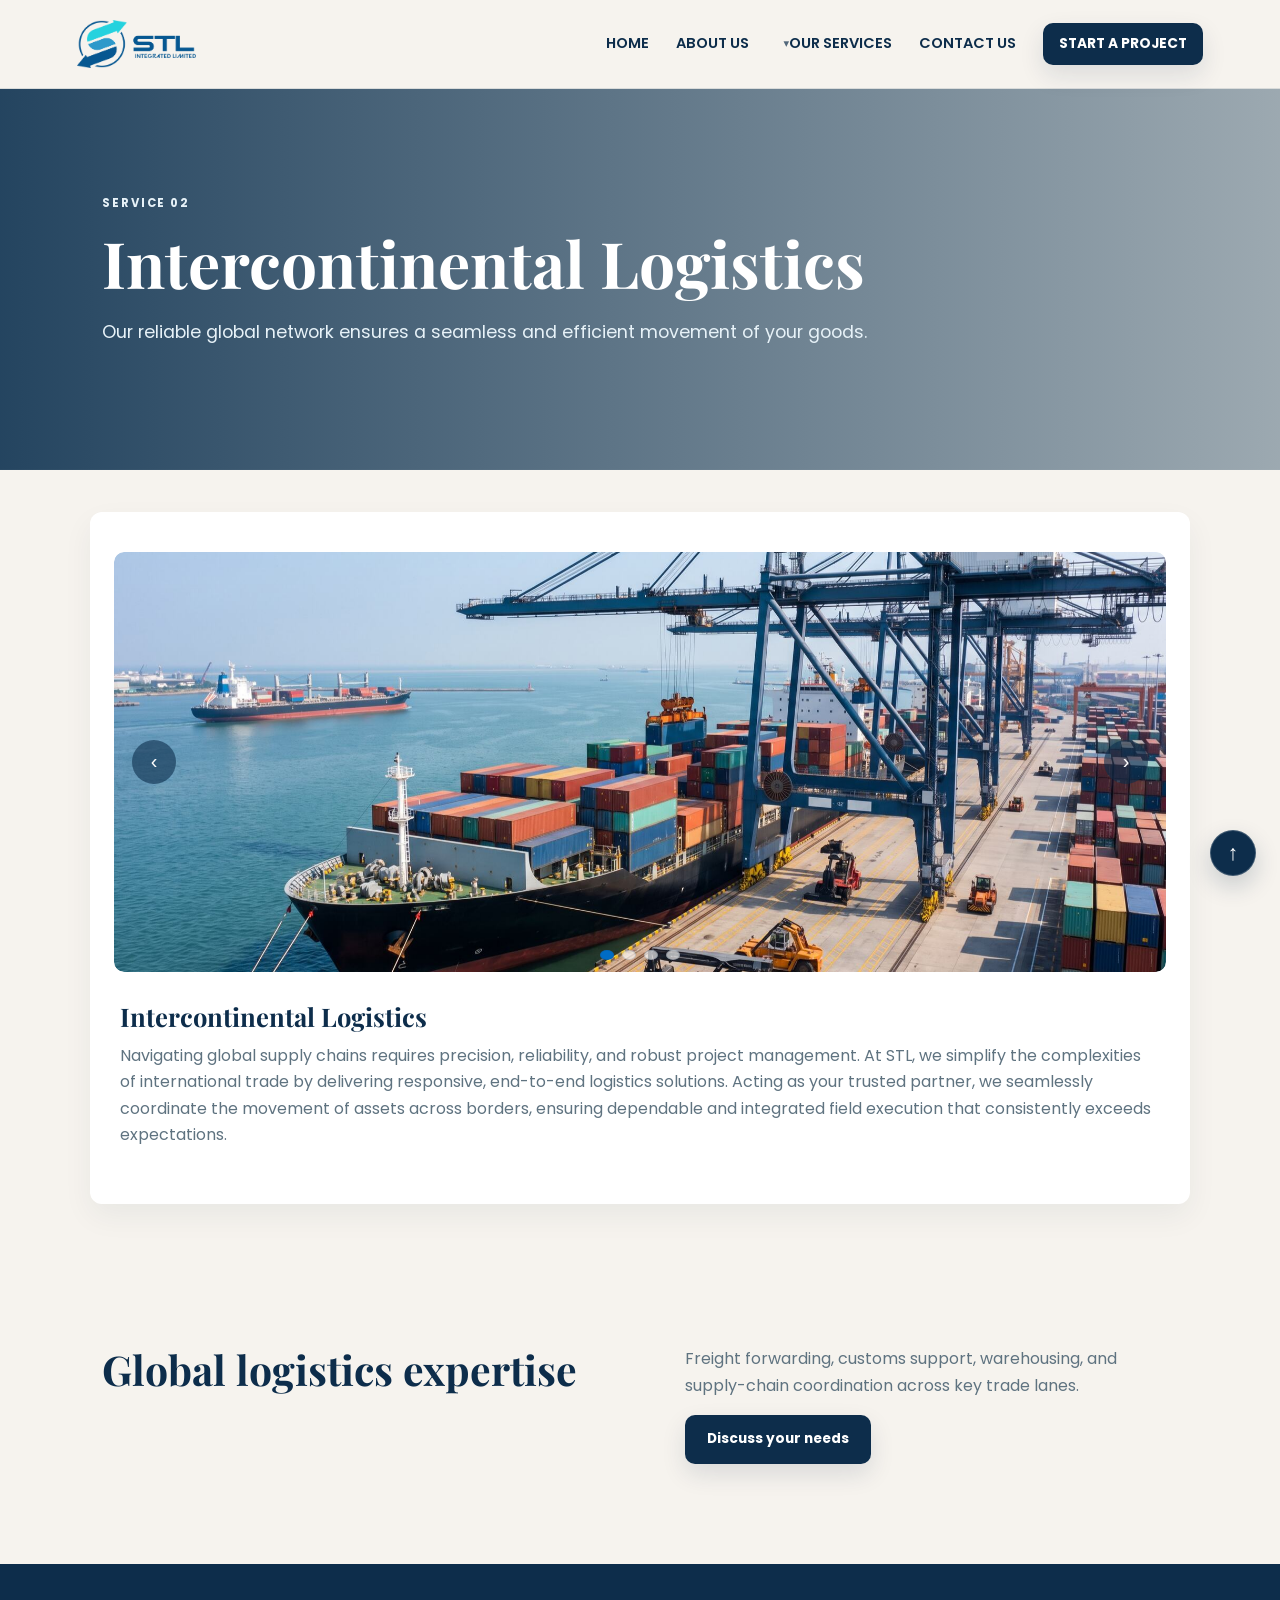
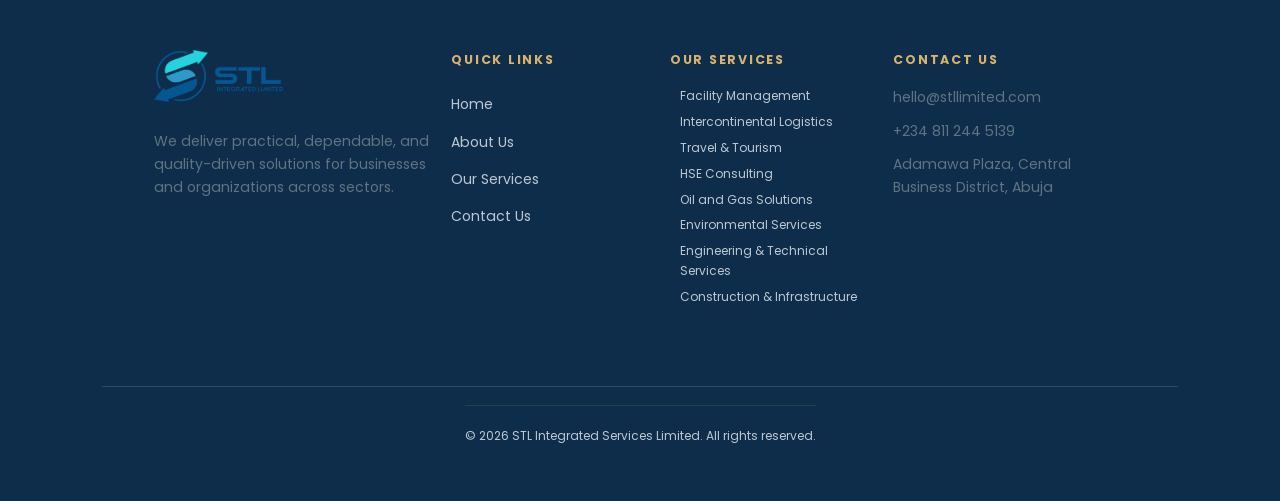
<file: intercontinental-logistics.html>
<!doctype html>
<html lang="en">
	<head>
		<meta charset="utf-8">
		<meta name="viewport" content="width=device-width,initial-scale=1">
		<title>Intercontinental Logistics | STL</title>
		<link rel="stylesheet" href="assets/css/styles.css">
	</head>
	<body>
		<header id="site-header"></header>
		<main>
			<section class="page-hero">
				<p class="eyebrow">Service 02</p>
				<h1 style="color: white;">Intercontinental Logistics</h1>
				<p>Our reliable global network ensures a seamless and efficient movement of your goods.</p>
			</section>

			<section class="Env-section" aria-labelledby="env-heading">
					<div class="Env-image" aria-hidden="false">
						<div class="carousel" data-interval="4500">
							<div class="carousel-track">
								<img src="assets/images/Intl1.jpg" alt="Intercontinental logistics site 1" class="carousel-slide active">
								<img src="assets/images/Intl2.jpg" alt="Intercontinental logistics site 2" class="carousel-slide">
								<img src="assets/images/Intl3.jpg" alt="Intercontinental logistics site 3" class="carousel-slide">
								<img src="assets/images/Intl4.jpg" alt="Intercontinental logistics site 4" class="carousel-slide">
							</div>
							<button class="carousel-control prev" aria-label="Previous slide">‹</button>
							<button class="carousel-control next" aria-label="Next slide">›</button>
							<div class="carousel-dots" role="tablist">
								<button class="dot active" aria-label="Slide 1" data-index="0"></button>
								<button class="dot" aria-label="Slide 2" data-index="1"></button>
								<button class="dot" aria-label="Slide 3" data-index="2"></button>
								<button class="dot" aria-label="Slide 4" data-index="3"></button>
							</div>
						</div>
					</div>

					<div class="Env-notes">
						<h2 id="env-heading">Intercontinental Logistics</h2>
						<p>Navigating global supply chains requires precision, reliability, and robust project management. At STL, we simplify the complexities of international trade by delivering responsive, end-to-end logistics solutions. Acting as your trusted partner, we seamlessly coordinate the movement of assets across borders, ensuring dependable and integrated field execution that consistently exceeds expectations.</p>
					</div>
			</section>

			<section class="split section">
				<div>
					<h2>Global logistics expertise</h2>
				</div>
				<div>
					<p>Freight forwarding, customs support, warehousing, and supply-chain coordination across key trade lanes.</p>
					<a class="button" href="contact.html">Discuss your needs</a>
				</div>
			</section>
		</main>
		<footer id="site-footer"></footer>
		<script src="assets/js/scripts.js" defer></script>
	</body>
 </html>
</file>
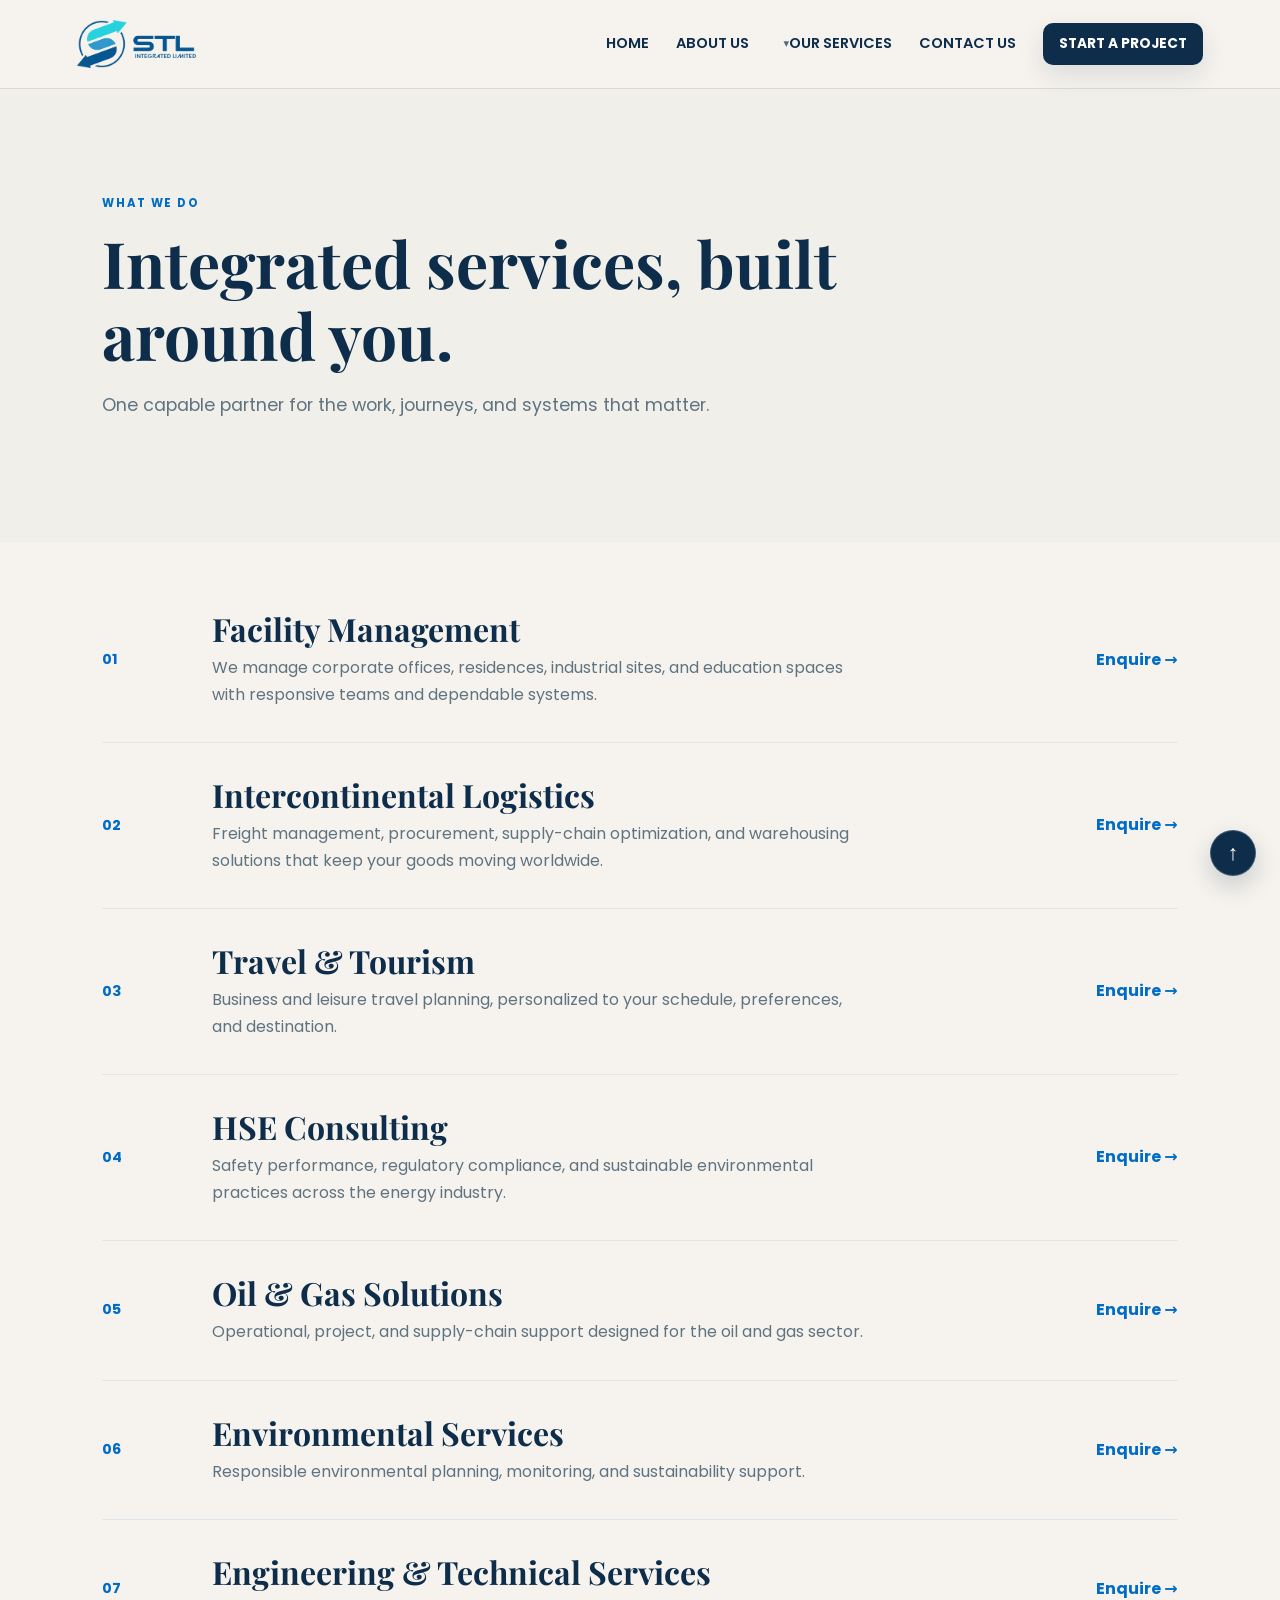
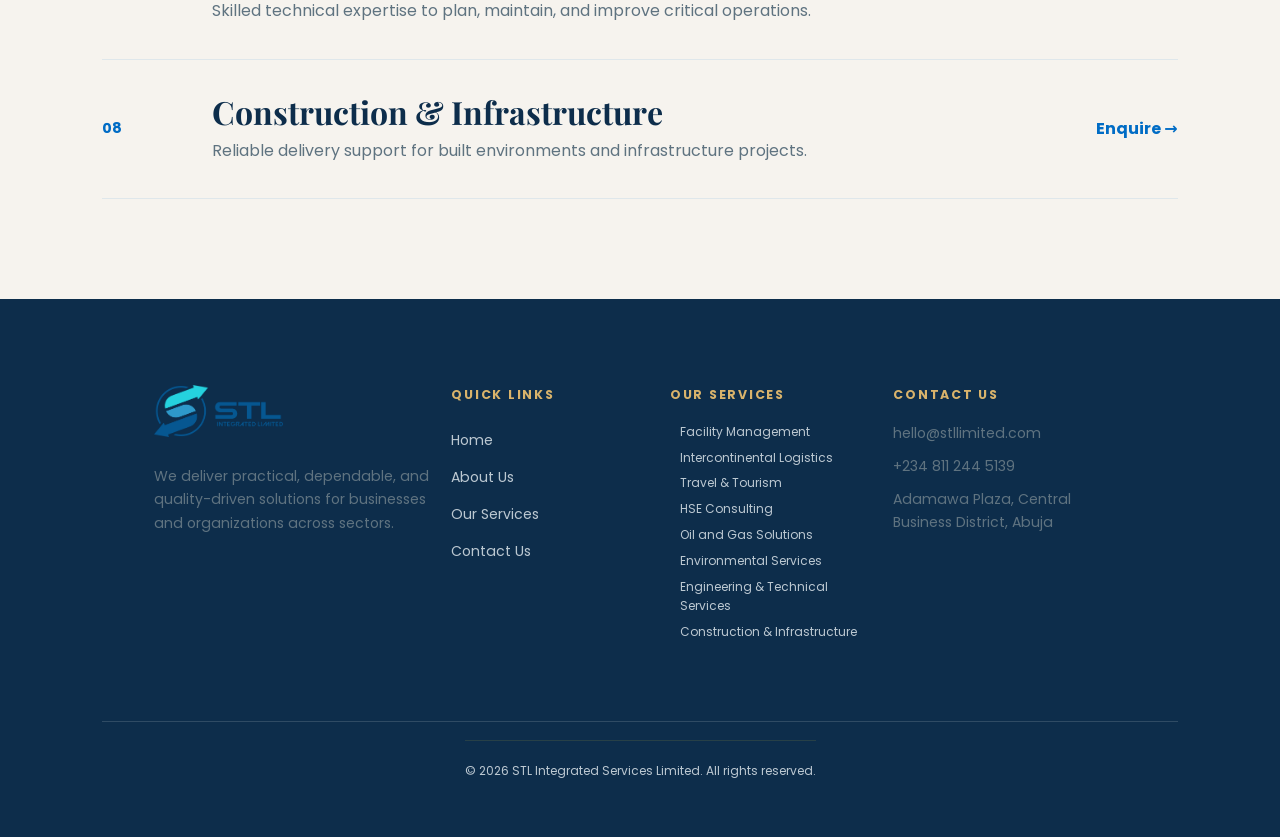
<file: services.html>
<!doctype html>
<html lang="en">
	<head>
		<meta charset="utf-8">
		<meta name="viewport" content="width=device-width,initial-scale=1">
		<title>Our Services | STL</title>
		<link rel="stylesheet" href="assets/css/styles.css">
	</head>
	<body>
		<header id="site-header"></header>
		<main>
			<section class="page-hero">
				<p class="eyebrow">What we do</p>
				<h1>Integrated services, built around you.</h1>
				<p>One capable partner for the work, journeys, and systems that matter.</p>
			</section>

			<section class="section service-list">
				<article id="facility"><span>01</span><div><h2>Facility Management</h2><p>We manage corporate offices, residences, industrial sites, and education spaces with responsive teams and dependable systems.</p></div><a href="contact.html">Enquire →</a></article>
				<article id="logistics"><span>02</span><div><h2>Intercontinental Logistics</h2><p>Freight management, procurement, supply-chain optimization, and warehousing solutions that keep your goods moving worldwide.</p></div><a href="contact.html">Enquire →</a></article>
				<article id="travel"><span>03</span><div><h2>Travel & Tourism</h2><p>Business and leisure travel planning, personalized to your schedule, preferences, and destination.</p></div><a href="contact.html">Enquire →</a></article>
				<article id="hse"><span>04</span><div><h2>HSE Consulting</h2><p>Safety performance, regulatory compliance, and sustainable environmental practices across the energy industry.</p></div><a href="contact.html">Enquire →</a></article>
				<article id="oil-gas"><span>05</span><div><h2>Oil & Gas Solutions</h2><p>Operational, project, and supply-chain support designed for the oil and gas sector.</p></div><a href="contact.html">Enquire →</a></article>
				<article id="environmental"><span>06</span><div><h2>Environmental Services</h2><p>Responsible environmental planning, monitoring, and sustainability support.</p></div><a href="contact.html">Enquire →</a></article>
				<article id="engineering"><span>07</span><div><h2>Engineering & Technical Services</h2><p>Skilled technical expertise to plan, maintain, and improve critical operations.</p></div><a href="contact.html">Enquire →</a></article>
				<article id="construction"><span>08</span><div><h2>Construction & Infrastructure</h2><p>Reliable delivery support for built environments and infrastructure projects.</p></div><a href="contact.html">Enquire →</a></article>
			</section>

		</main>
		<footer id="site-footer"></footer>
		<script src="assets/js/scripts.js" defer></script>
	</body>
</html>
</file>
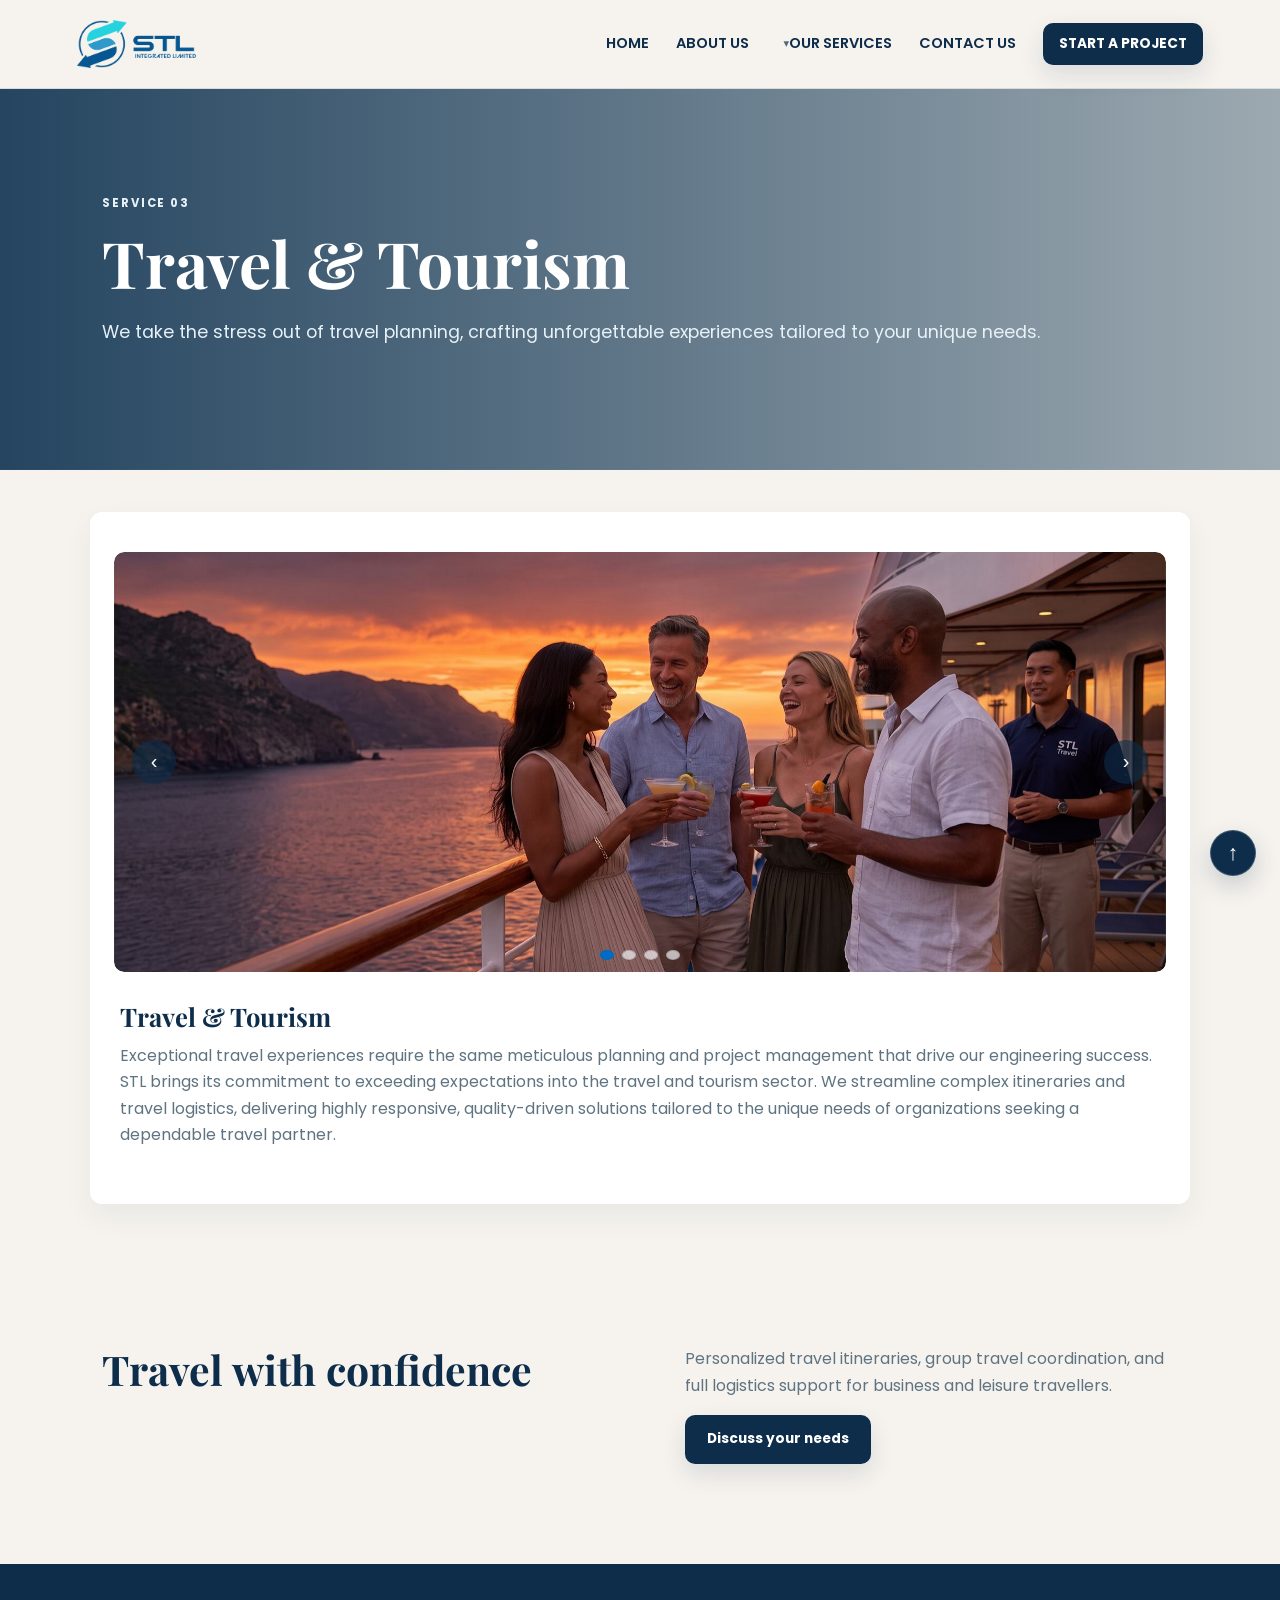
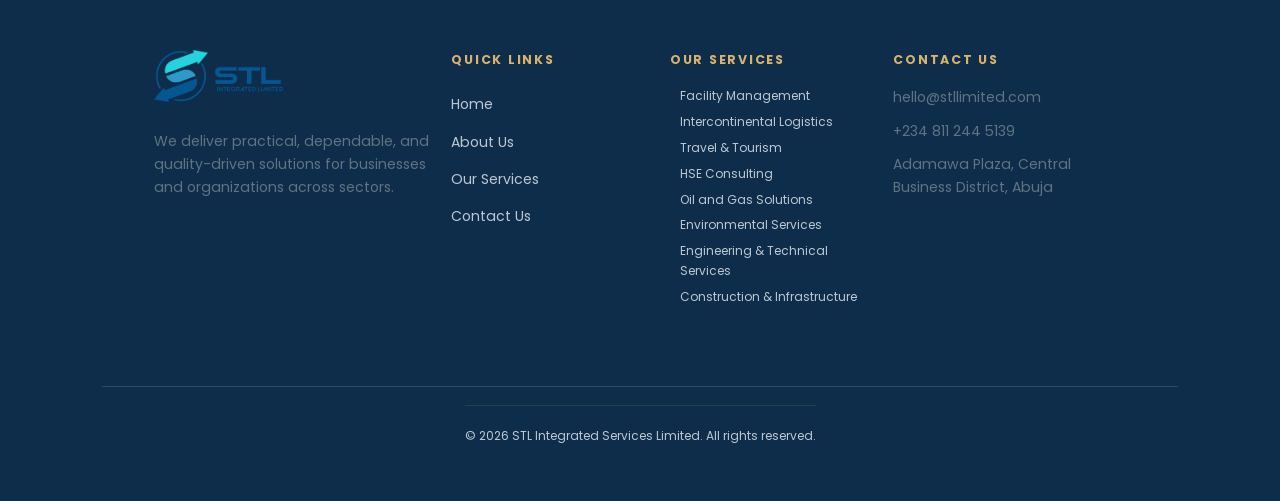
<file: travel-tourism.html>
<!doctype html>
<html lang="en">
	<head>
		<meta charset="utf-8">
		<meta name="viewport" content="width=device-width,initial-scale=1">
		<title>Travel & Tourism | STL</title>
		<link rel="stylesheet" href="assets/css/styles.css">
	</head>
	<body>
		<header id="site-header"></header>
		<main>
			<section class="page-hero">
				<p class="eyebrow">Service 03</p>
				<h1 style="color: white;">Travel & Tourism</h1>
				<p>We take the stress out of travel planning, crafting unforgettable experiences tailored to your unique needs.</p>
			</section>

			<section class="Env-section" aria-labelledby="env-heading">
					<div class="Env-image" aria-hidden="false">
						<div class="carousel" data-interval="4500">
							<div class="carousel-track">
								<img src="assets/images/tat1.jpg" alt="Travel & Tourism site 1" class="carousel-slide active">
								<img src="assets/images/tat2.jpg" alt="Travel & Tourism site 2" class="carousel-slide">
								<img src="assets/images/tat3.jpg" alt="Travel & Tourism site 3" class="carousel-slide">
								<img src="assets/images/tat4.jpg" alt="Travel & Tourism site 4" class="carousel-slide">
							</div>
							<button class="carousel-control prev" aria-label="Previous slide">‹</button>
							<button class="carousel-control next" aria-label="Next slide">›</button>
							<div class="carousel-dots" role="tablist">
								<button class="dot active" aria-label="Slide 1" data-index="0"></button>
								<button class="dot" aria-label="Slide 2" data-index="1"></button>
								<button class="dot" aria-label="Slide 3" data-index="2"></button>
								<button class="dot" aria-label="Slide 4" data-index="3"></button>
							</div>
						</div>
					</div>

					<div class="Env-notes">
						<h2 id="env-heading">Travel & Tourism</h2>
						<p>Exceptional travel experiences require the same meticulous planning and project management that drive our engineering success. STL brings its commitment to exceeding expectations into the travel and tourism sector. We streamline complex itineraries and travel logistics, delivering highly responsive, quality-driven solutions tailored to the unique needs of organizations seeking a dependable travel partner.</p>
					</div>
			</section>

			<section class="split section">
				<div>
					<h2>Travel with confidence</h2>
				</div>
				<div>
					<p>Personalized travel itineraries, group travel coordination, and full logistics support for business and leisure travellers.</p>
					<a class="button" href="contact.html">Discuss your needs</a>
				</div>
			</section>
		</main>
		<footer id="site-footer"></footer>
		<script src="assets/js/scripts.js" defer></script>
	</body>
</html>
</file>
<file: assets/css/styles.css>
/* Combined stylesheet: style.css + extras.css
   Generated by Copilot CLI runtime assistant to consolidate external styles.
*/

@import url('https://fonts.googleapis.com/css2?family=Poppins:wght@300;400;700&display=swap');

@import url('https://fonts.googleapis.com/css2?family=DM+Sans:wght@400;500;600;700&family=Playfair+Display:wght@600;700&display=swap');

html, body {
  overflow-x: hidden;
}

:root{
  --font-sans: 'Poppins', system-ui, -apple-system, 'Segoe UI', Roboto, 'Helvetica Neue', Arial, sans-serif;
  --font-serif: 'Playfair Display', serif;
  --brand-dark: #0d2d4b;
  --brand-mid: #1c4f7a;
  --brand-accent: #006cc5;
  --sage: #006cc5;
  --deep: #0d2d4b;
  --ink: #0d2d4b;
  --bg: #f6f3ee;
  --sand: #f0efe9;
  --line: #dfe7eb;
  --muted: #5f7380;
  --navy-soft: #143b5a;
}

*{box-sizing:border-box}

body{margin:0;background:var(--bg);color:var(--ink);font-family:var(--font-sans);font-size:16px;line-height:1.65}

a{color:inherit;text-decoration:none}

.site-header{border-bottom:1px solid rgba(13,45,75,.12);position:sticky;top:0;background:rgba(246,243,238,.96);backdrop-filter:blur(10px);z-index:30}

.site-header-inner{max-width:1300px;height:88px;display:flex;align-items:center;justify-content:space-between;padding:0 6vw;margin:0 auto}

.brand{display:inline-flex;align-items:center;font-weight:700;letter-spacing:-.4px;color:var(--brand-dark)}

.brand-logo{display:block;height:48px;width:auto;max-width:180px;object-fit:contain}

.brand span{color:var(--sage);font-size:1.35em;letter-spacing:-1px}nav{display:flex;align-items:center;gap:27px;font-size:.91rem;font-weight:600}

.nav-link,.nav-link-wrap{position:relative;display:inline-flex;align-items:center;justify-content:center;--nav-x:50%;--nav-w:0%}

.site-header nav > a:not(.button),.site-header nav .service-menu > a{padding:32px 0;border-bottom:2px solid transparent;display:inline-flex;align-items:center;position:relative;overflow:hidden;color:var(--brand-dark)}

.nav-link::after,.nav-link-wrap > a::after{content:'';position:absolute;left:var(--nav-x);bottom:0;width:var(--nav-w);height:2px;background:var(--brand-accent);transform:translateX(-50%);transition:width .28s ease,left .28s ease,opacity .25s ease;opacity:0}

.nav-link:hover::after,.nav-link:focus-visible::after,.nav-link-wrap > a:hover::after,.nav-link-wrap > a:focus-visible::after{width:100%;left:50%;opacity:1}

.service-menu > a::before{content:'▾';font-size:.7rem;margin-left:8px;opacity:.7;display:inline-block;transition:transform .2s ease;color:var(--brand-dark)}

.service-menu:hover > a::before,.service-menu.open > a::before{transform:rotate(180deg)}

.nav .active,nav .active{color:var(--sage);border-color:var(--sage)!important}

.button{display:inline-flex;gap:12px;align-items:center;background:var(--brand-dark);color:#fff;padding:13px 22px;font-size:.86rem;font-weight:700;border:0;cursor:pointer;box-shadow:0 10px 24px rgba(13,45,75,.12);border-radius:10px;transition:all .3s ease}.button:hover{transform:translateY(-2px);box-shadow:0 14px 32px rgba(13,45,75,.18)}.button.small{padding:10px 16px}

.button.light{background:var(--bg);color:var(--brand-dark)}

.menu-toggle{display:none;border:0;background:none;font-size:24px;cursor:pointer;line-height:1;padding:8px 10px;z-index:40;color:var(--brand-dark)}

.hero{position:relative;min-height:620px;padding:100px 8vw; display:grid;grid-template-columns:1.35fr .65fr;gap:70px;align-items:center;background:linear-gradient(112deg,#edf1ee 0%,#f7f4ef 58%,#dde5dd 100%);overflow:visible}h1,h2,h3{font-family:var(--font-serif);line-height:1.13;margin:0 0 19px;color:var(--brand-dark)}h1{font-size:clamp(2.8rem,5vw,5.5rem);max-width:790px;word-wrap:break-word;overflow-wrap:break-word}h1 em{color:var(--sage);font-style:normal}h1 p{display:inline;margin:0;padding:0}

.hero h1{font-size: 2em;}

#service-rotator{font-size: 2em;}

.hero>div>p:not(.eyebrow){max-width:610px;color:var(--muted);font-size:1.08rem;margin:0 0 28px}

.eyebrow{text-transform:uppercase;letter-spacing:.16em;color:var(--sage);font-size:.72rem;font-weight:700;margin:0 0 14px}

.hero-panel
{background:var(--deep);
  color:#fff;
  min-height:330px;
  padding:35px;
  display:flex;
  flex-direction:column;
  justify-content:end;
  align-items: center;}

.hero-panel strong{font:700 4rem/1 'Playfair Display';color:#b5c388}

.hero-panel p{font-size:.78rem;text-transform:uppercase;letter-spacing:.11em; text-align: center; justify-content: center;}

.hero-panel span{color:#c8d0ce;margin-top:10px}

.section{padding:100px 8vw}

.section h2{font-size:clamp(2rem,3.2vw,3.6rem)}

.cards{display:grid;grid-template-columns:repeat(4,1fr);gap:18px;margin-top:45px}

.cards article{border:1px solid var(--line);padding:26px;min-height:270px;display:flex;flex-direction:column}

.cards span,.service-list span{color:var(--sage);font-weight:700;font-size:.9rem}

.cards h3{font-size:1.5rem;margin-top:40px}

.cards p{color:var(--muted);font-size:.91rem;margin:0 0 17px}

.cards a,.text-link,.contact-card a{font-weight:700;font-size:.83rem;margin-top:auto;color:var(--brand-accent)}

.split{display:grid;grid-template-columns:1fr 1fr;gap:90px}

.split p{color:var(--muted);margin-top:0}

.dark{background:var(--deep);color:#fff}

.dark p{color:#ced7d4}

.cta{padding:85px 8vw; border-top:5px solid #1c4f7a; text-align:center;color:#fff}

.cta h2{font-size:clamp(2rem,3.5vw,3.7rem);margin-bottom:26px}

.cta p{margin:0 0 9px;text-transform:uppercase;font-size:.75rem;letter-spacing:.15em;font-weight:700}

.page-hero{padding:105px 8vw;background:var(--sand)}

.contact-hero{background:linear-gradient(90deg,rgba(8,45,77,.9),rgba(8,45,77,.38)),url('../images/contact.jpg') center/cover;color:#fff}

.contact-hero h1{color:#fff}

.page-hero h1{font-size:clamp(3rem,5vw,5rem)}

.page-hero>p:last-child{color:var(--muted);font-size:1.1rem}

.contact-hero>p:last-child{color:rgba(255,255,255,.86)}

main>section{animation:sectionEntry .75s cubic-bezier(.22,1,.36,1) both}
main>section:nth-child(2){animation-delay:.08s}
main>section:nth-child(3){animation-delay:.16s}
main>section:nth-child(4){animation-delay:.24s}
main>section:nth-child(5){animation-delay:.32s}

.back-to-top{position:fixed;right:24px;bottom:24px;z-index:25;width:46px;height:46px;border:1px solid rgba(255,255,255,.2);border-radius:50%;background:var(--brand-dark);color:#fff;display:grid;place-items:center;font-size:1.35rem;line-height:1;cursor:pointer;box-shadow:0 10px 24px rgba(13,45,75,.2);transition:transform .25s ease,background .25s ease,opacity .25s ease}

.back-to-top:hover,.back-to-top:focus-visible{background:var(--brand-accent);transform:translateY(-3px)}

@keyframes sectionEntry{from{opacity:0;transform:translateY(28px)}to{opacity:1;transform:translateY(0)}}

@media(prefers-reduced-motion:reduce){main>section{animation:none}.back-to-top{transition:none}}

.values .cards{grid-template-columns:repeat(5,1fr)}.service-list{padding-top:35px}

.service-list article{display:grid;grid-template-columns:80px 1fr auto;gap:30px;align-items:center;padding:34px 0;border-bottom:1px solid var(--line)}

.service-list h2{font-size:2rem;margin:0 0 8px}

.service-list p{margin:0;color:var(--muted);max-width:660px}

.service-list a{font-weight:700;color:var(--sage);white-space:nowrap}

.contact-grid{display:grid;grid-template-columns:repeat(3,1fr);gap:18px;padding-top:45px}

.contact-card{background:var(--sand);padding:30px;min-height:210px; border: 1px solid #1c4f7a; border-radius: 10px;}

.contact-card span{text-transform:uppercase;letter-spacing:.12em;font-size:.72rem;color:var(--sage);font-weight:700}

.contact-card h3{font-size:1.25rem;margin-top:30px}

.form-section{background:#f6f8f6}

.form-section form{display:grid;grid-template-columns:1fr 1fr;gap:16px}

.form-section label{font-size:.78rem;font-weight:700}

.form-section input,.form-section textarea{display:block;width:100%;padding:12px;border:1px solid var(--line);margin-top:6px;background:#fff;font:inherit}

.form-section .full{grid-column:1/-1}

.form-section button{justify-self:start}footer{background:#091b21;color:#d7e0dc;padding:60px 8vw 26px;display:grid;grid-template-columns:2fr 1fr 1fr;gap:45px}footer 

.brand{color:#fff}footer p{font-size:.88rem;color:#9eadab}footer h4{color:#fff;margin:0 0 13px}footer div:nth-child(2) a{display:block;font-size:.88rem;margin:7px 0}footer small{grid-column:1/-1;border-top:1px solid #274047;padding-top:20px;color:#8d9d99;font-size:.75rem}

@media(max-width:800px){
  .site-header{height:70px;padding:0 5vw}
  .menu-toggle{display:block}nav{display:none;position:absolute;top:70px;left:0;right:0;background:#fff;padding:20px 5vw;flex-direction:column;align-items:start;gap:10px}nav.open{display:flex}nav>a:not(.button){padding:8px 0}
  .hero,.split{grid-template-columns:1fr;gap:35px}
  .hero{padding:75px 7vw}
  .hero-panel{min-height:220px}
  #hero-content h1{
    font-size:clamp(1.2rem,3vw,2.2rem);
  }
  #service-rotator{font-size:2rem}
  .section,.page-hero{padding:65px 7vw}
  .cards,.values .cards,.contact-grid{grid-template-columns:1fr 1fr}
  .service-list article{grid-template-columns:42px 1fr}
  .service-list article>a{grid-column:2}
  .form-section form{grid-template-columns:1fr}
  .form-section .full{grid-column:auto}footer{grid-template-columns:1fr;gap:22px}}

/* extras.css content */
/* Appended extracted inline styles and component rules */
.service-card{position:relative;isolation:isolate;color:#fff!important;border:0!important;background-size:cover!important;background-position:center!important;overflow:hidden;transition:transform .45s ease, box-shadow .45s ease, filter .45s ease;box-shadow:0 12px 28px rgba(15,23,28,.08)}

.service-card:before{content:'';position:absolute;inset:0;background:linear-gradient(180deg,rgba(16,42,48,0.06),rgba(16,42,48,0.85));z-index:-1;transition:transform .45s ease, background .45s ease}

.service-card:hover{transform:scale(1.03);box-shadow:0 18px 32px rgba(15,23,28,.16);filter:saturate(1.08)}

.service-card:hover:before{transform:scale(1.06)}

.service-card h3,.service-card p{color:#fff}

.service-card a{color:#e1c18b}

.service-card span{display:block;font-weight:700;font-size:1.25rem;margin-bottom:10px}

.service-card{padding:34px;border-radius:10px;min-height:220px;display:flex;flex-direction:column;justify-content:flex-end}

.explore-link{display:inline-flex;align-items:center;justify-content:space-between;gap:12px;width:max-content;min-width:170px;margin-top:18px;padding:10px 14px;border-radius:999px;border:1px solid rgba(255,255,255,.42);background:rgba(255,255,255,.08);color:#fff;text-transform:none;letter-spacing:.02em;font-weight:600;transition:transform .25s ease, background .25s ease, border-color .25s ease;backdrop-filter:blur(2px)}

.explore-link:hover{transform:translateX(2px);background:rgba(255,255,255,.14);border-color:rgba(255,255,255,.7)}

.explore-arrow{font-size:1.2rem;line-height:1;color:#f7d59a}

.service-card .explore-link span{margin:0;display:inline;font-size:.92rem;font-weight:600;color:#fff}

.facility{background-image:url('https://stllimited.com/wp-content/uploads/2024/06/Facility-management.jpg')}

.logistics{background-image:url('https://stllimited.com/wp-content/uploads/2024/06/International-Logistics.jpg')}

.travel{background-image:url('https://stllimited.com/wp-content/uploads/2024/06/Travel.jpg')}

.hse{background-image:url('https://stllimited.com/wp-content/uploads/2025/12/natural-gas-863231-e1765535141167.jpg')}

.oil-gas{background:linear-gradient(rgba(11,38,51,.2),rgba(11,38,51,.72)),url('../images/oil-gas.jpg') center/cover}

.environmental{background:linear-gradient(rgba(11,38,51,.2),rgba(11,38,51,.72)),url('../images/environmental.jpg') center/cover}

.engineering{background:linear-gradient(rgba(11,38,51,.2),rgba(11,38,51,.72)),url('../images/engineering.jpg') center/cover}

.construction{background:linear-gradient(rgba(11,38,51,.2),rgba(11,38,51,.72)),url('../images/construction.jpg') center/cover}

.oil-gas h3,.oil-gas p,.environmental h3,.environmental p,.engineering h3,.engineering p,.construction h3,.construction p{color:#fff!important}

.oil-gas a,.environmental a,.engineering a,.construction a{color:#dceefa!important}

/* Results and partner sections (moved from footer script) */
.results-section{padding:110px 8vw;display:grid;grid-template-columns:1.05fr .95fr;gap:75px;align-items:center;background:#fff}

.results-images{position:relative;min-height:480px}

.results-images img{width:100%;height:480px;object-fit:cover;box-shadow:22px 22px 0 #dce8ee}

.results-section h2,.partner-section h2{font-size:clamp(2.2rem,3.6vw,4rem);color:#102a43}

.results-section p,.partner-section p{color:#52656f;max-width:540px}

.partner-section{padding:110px 8vw;display:grid;grid-template-columns:1fr 1fr;gap:75px;align-items:center;background:#eef5f9}

.partner-section>img{width:100%;height:460px;object-fit:cover;box-shadow:-22px 22px 0 #1d5f93}
.partner-section .button,.results-section .button{margin-top:12px}

@media(max-width:800px)
{.results-section,.partner-section{padding:70px 7vw;grid-template-columns:1fr;gap:38px}
.results-images,.results-images img,.partner-section>img{min-height:300px;height:340px}
.partner-section>img{order:-1}}

/* Service menu dropdown */
.service-menu{position:relative;display:inline-flex;align-items:center}

.service-menu > a{position:relative;padding:32px 0;border-bottom:2px solid transparent}

.service-menu > a::after{content:'▾';font-size:.7rem;margin-left:8px;opacity:.7}

.service-dropdown{position:absolute;left:0;top:calc(100% - 4px);min-width:260px;background:#fff;border:1px solid var(--line);box-shadow:0 12px 28px rgba(11,31,44,.12);padding:10px;border-radius:10px;display:grid;gap:4px;opacity:0;visibility:hidden;transform:translateY(10px) scale(.98);transform-origin:top left;transition:opacity .28s ease, transform .32s ease, visibility .28s ease;pointer-events:none;z-index:20}

.service-menu:hover .service-dropdown,.service-menu:focus-within .service-dropdown,.service-menu.open .service-dropdown{opacity:1;visibility:visible;transform:translateY(0) scale(1);pointer-events:auto}

.service-dropdown a{display:block;white-space:nowrap;padding:10px 12px;border-radius:8px;color:var(--ink);font-weight:600;transition:background .2s ease, color .2s ease, transform .2s ease}

.service-dropdown a:hover{background:#ecf5fb;color:var(--brand-dark);transform:translateX(2px)}

/* Responsive header/nav */
@media(max-width:1100px){
.cards{grid-template-columns:repeat(2,1fr)}

.hero{grid-template-columns:1fr}

.footer-inner{grid-template-columns:repeat(2,1fr)}}

@media(max-width:900px)
{.menu-toggle{display:block;z-index:50}body{overflow-x:hidden}nav{position:fixed;right:0;top:88px;background:rgba(255,255,255,.98);backdrop-filter:blur(12px);bottom:0;width:min(280px,85vw);padding:30px 16px;border-radius:0;border-left:1px solid rgba(15,23,28,.1);flex-direction:column;align-items:center;transform:translateX(100%);transition:transform .3s cubic-bezier(.22,1,.36,1);box-shadow:-20px 10px 40px rgba(0,0,0,.15);z-index:40;left:auto;overflow-y:auto;display:flex;height:calc(100vh - 88px);gap:8px}nav.open{transform:translateX(0);box-shadow:-20px 10px 50px rgba(0,0,0,.25)}nav a, .site-header nav > a:not(.button), .site-header nav .service-menu > a{padding:14px 0;width:100%;text-align:center;font-size:.95rem}

.nav-link,.nav-link-wrap{display:block;width:100%}

.service-menu{display:block;width:100%}

.service-menu > a{display:flex;align-items:center;justify-content:center;gap:6px}

.service-dropdown{position:static;opacity:1;visibility:visible;transform:none;pointer-events:auto;display:none;box-shadow:none;border:0;padding:6px 0 0 0;margin-top:8px;border-left:none;min-width:0;overflow:hidden;transition:max-height .25s ease;text-align:center;background:rgba(13,45,75,.05);border-radius:8px;padding:8px 0}

.service-menu.open .service-dropdown{display:grid;max-height:600px;opacity:1;padding:12px 0;overflow:visible}

.service-dropdown a{padding:8px 12px;font-size:.88rem}

.nav-link::after,.nav-link-wrap > a::after{display:none}

.nav-start{width:calc(100% - 8px);justify-content:center;margin-top:12px;padding:12px 12px;font-size:.9rem}

.hero{grid-template-columns:1fr;gap:40px;padding:60px 5vw;min-height:auto}

.hero>div>p:not(.eyebrow){font-size:1rem}

.hero-panel{min-height:280px;padding:28px;border-radius:10px}

.section{padding:70px 5vw}

.cards{grid-template-columns:repeat(2,1fr);gap:14px}

.split{grid-template-columns:1fr;gap:40px}

.results-section,.partner-section{grid-template-columns:1fr;gap:30px;padding:60px 5vw}

.results-images img,.partner-section>img{height:300px}

.cta{padding:50px 5vw}

.cta h2{font-size:clamp(1.6rem,4vw,2.8rem)}}

@media(max-width:640px){
  .cards{grid-template-columns:1fr}
    .contact-grid{grid-template-columns:1fr}

.site-header-inner{padding:0 16px}

.site-header-inner h1{font-size:1.4rem}

.hero{padding:50px 16px;gap:30px}

.section,.results-section,.partner-section{padding:50px 16px}

.footer-inner{grid-template-columns:1fr;gap:16px;padding:20px 16px}

.brand-logo{height:40px}

.button.small{padding:10px 14px;font-size:.8rem}

.hero h1{font-size:1.8rem}

.section h2{font-size:1.6rem}

.cards{gap:12px}

.explore-link{min-width:140px;padding:8px 10px;font-size:.8rem}}

/* Footer layout */
.site-footer{background:#0d2d4b;color:#edf3f7; display: flex; flex-direction: column}

.footer-inner{width:100%; display:grid;grid-template-columns:1.4fr 1fr 1fr 1.2fr; gap:20px; padding:26px 4vw 28px;}

.brand-block,.footer-links,.contact-block{display:flex;flex-direction:column}

.footer-inner .brand{font-weight:700;color:#fff;}

.brand-logo.footer-logo{height:52px;display:block;margin-bottom:14px;}

.brand-block p,.footer-links a,.contact-block p,.footer-bottom small,.footer-meta a{color:rgba(237,243,247,.78)}

.footer-links{ min-width: auto;}

.brand-block p{max-width:fit-content;margin-bottom:18px;color:#9eadab;}

.footer-links h4,.contact-block h4{margin:0 0 16px;font-size:.78rem;letter-spacing:.14em;text-transform:uppercase;color:#d9b36b}

.footer-links a{margin:0 0 0 10px;font-size:.95rem}

.footer-links a:hover,.footer-meta a:hover{color:#fff}

.contact-block {margin-left:5px}

.contact-block p{margin:0 0 10px}

.footer-bottom{border-top:1px solid rgba(255,255,255,.14); width: 100%; padding:18px 8vw 30px}

.footer-bottom-inner{max-width:1300px;margin:0 auto;display:flex;justify-content:space-between;align-items:center;gap:20px; justify-content: center;}

.footer-meta{display:flex;gap:18px;flex-wrap:wrap}

.footer-bottom small{display:block}.footer-bottom-inner > small{margin:0}

@media(max-width:800px){.footer-inner{grid-template-columns:1fr;gap:18px;padding-top:42px}.footer-bottom-inner{flex-direction:column;align-items:flex-start}.footer-bottom{padding-bottom:24px}}

/* small utility fixes */
.brand-block p,.contact-block p{color:var(--muted)}

/* About page specific styles extracted from inline <style> */
.about-hero{padding:105px 8vw;background:linear-gradient(100deg,#082d4de8,#082d4d88),url('../images/about-team.jpg') center/cover;color:#fff}

.about{padding:95px 8vw}

.about-intro{display:grid;grid-template-columns:1.2fr .8fr;gap:30px;align-items:end;margin-bottom:42px}

.about-intro h2{margin:0; }

.values-section {
    background-color: #082d4d;
    padding: 50px 5%;
    color: white;
    border-radius: 10px;
}

.values-container {
    max-width: 1000px;
    margin: 0 auto;
}

.values-title {
    margin: 0 0 30px;
    color: white;
    font-size: 2rem;
}

.values-grid {
    display: flex;
    flex-direction: row;
    flex-wrap: wrap;
    gap: 30px;
}

.value-item {
    flex: 1 1 200px;
    min-width: 0;
    border-left: 2px solid white;
    padding: 0 0 0 0.8em;
}

.value-name {
    display: block;
    margin-bottom: 10px;
    font-weight: 700;
    font-size: 1rem;
    color: #006cc5;
}

.value-item h3 {
    margin: 0;
    color: white;
    font-size: 1.25rem;
    line-height: 1.4;
}

@media (max-width: 768px) {

    .values-section {
        padding: 20px 24px;
    }

    .values-grid {
        flex-direction: column;
        gap: 35px;
    }

    .values-title {
        margin-bottom: 25px;
    }

    .value-item {
        width: 100%;
        border: none;
    }
}

.who{display:grid;grid-template-columns:1fr 1fr;gap:70px;align-items:center;margin-bottom:60px}

.who-img{position:relative}

.who-img img{width:100%;min-height:450px;object-fit:cover;display:block}

.badge{position:absolute;right:-20px;bottom:25px;background:#1d5f93;border-radius:50%;width:135px;height:135px;display:grid;place-items:center;color:#fff;text-align:center;font-size:12px;animation:spin 16s linear infinite}

.who-copy ul{padding-left:18px;line-height:1.9;color:#334b5a}

.blueprint{background:#0c426b;color:#fff;position:relative;overflow:hidden}

.blueprint:before{content:"PROSE";position:absolute;font-size:18vw;opacity:.05;right:-25px;top:-40px}

.values{display:grid;grid-template-columns:repeat(4,1fr);gap:18px;position:relative}

.values b{color:#7ec7ed;font-size:18px}

.values h3{font-size:20px;margin-bottom:0}

.vision{background:#eef5f9;display:grid;grid-template-columns:1fr 1fr;gap:50px;padding:42px 36px;border-radius:18px}

.experience{font:700 72px Playfair Display;color:#1d5f93}

.stats-grid{display:grid;grid-template-columns:repeat(4,1fr);gap:18px;margin:48px 0}

.stat-item{background:#f5f3ed;border:1px solid var(--line);padding:28px 22px;border-radius:14px;text-align:center; border: 1px solid #0c426b;}

.stat-item strong{display:block;font-family:var(--font-serif);font-size:2.3rem;color:var(--brand-dark)}

.stat-item span{color:#4a5f69}

.inquiry{display:grid;grid-template-columns:1fr 1fr;gap:55px;background:#f5f3ed;padding:40px;border-radius:18px}

.inquiry img{width:100%;height:420px;object-fit:cover}

.contact-form,.inquiry form{display:grid;grid-template-columns:1fr 1fr;gap:18px}

.contact-form label,.inquiry label{display:flex;flex-direction:column;gap:8px;font-size:.9rem;font-weight:600;color:#1d2d35}

.contact-form input,.contact-form textarea,.inquiry input,.inquiry textarea{padding:14px 16px;border:1px solid #cadce6;border-radius:10px;background:#fff;font:inherit;color:var(--ink)}

.contact-form .full,.inquiry .full{grid-column:1 / -1}

.contact-form textarea,.inquiry textarea{min-height:150px;resize:vertical}

.contact-form button,.inquiry button{grid-column:1 / -1;justify-self:start;margin-top:8px}

@keyframes spin{to{transform:rotate(360deg)}}
@keyframes fadeSlide{from{opacity:0;transform:translateY(6px)}to{opacity:1;transform:translateY(0)}}

@media(max-width:800px){
  .about-intro,.who,.vision,.inquiry,.stats-grid,.contact-form,.inquiry form{grid-template-columns:1fr}

.values{grid-template-columns:1fr 2fr}

.about{padding:65px 7vw}

.contact-form button,.inquiry button{justify-self:stretch}.badge{right:12px;bottom:12px}}


/***** Env-section & Carousel *****/
		.Env-section{max-width:1100px;margin:42px auto;padding:40px 24px;background:#fff;border-radius:12px;box-shadow:0 12px 30px rgba(13,45,75,.06);overflow:hidden}
		
        .Env-image{display:block;width:100%;border-radius:10px;overflow:hidden;margin-bottom:22px}
		
        .carousel{position:relative;width:100%;height:420px;background:#e9eef2;border-radius:10px;overflow:hidden;display:flex;align-items:center;justify-content:center}
		
        .carousel-track{width:100%;height:100%;position:relative}
		
        .carousel-slide{position:absolute;inset:0;width:100%;height:100%;object-fit:cover;opacity:0;transition:opacity .6s ease;will-change:opacity}
		
        .carousel-slide.active{opacity:1}
		
        .carousel-control{position:absolute;top:50%;transform:translateY(-50%);background:rgba(13,45,75,.6);color:#fff;border:0;width:44px;height:44px;border-radius:999px;display:flex;align-items:center;justify-content:center;cursor:pointer;z-index:12;font-size:20px}
		
        .carousel-control.prev{left:18px}
		
        .carousel-control.next{right:18px}
		
        .carousel-control:hover{background:rgba(13,45,75,.8)}
		
        .carousel-dots{position:absolute;left:50%;transform:translateX(-50%);bottom:12px;display:flex;gap:8px;z-index:14}
		
        .carousel-dots .dot{width:10px;height:10px;border-radius:50%;background:rgba(255,255,255,.65);border:1px solid rgba(13,45,75,.18);cursor:pointer}
		
        .carousel-dots .dot.active{background:var(--brand-accent);border-color:rgba(0,0,0,.05)}

		.Env-notes{padding:8px 6px 2px;color:var(--brand-dark)}
		
        .Env-notes h2{margin:0 0 12px;font-family:var(--font-serif);font-size:1.6rem}
		
        .Env-notes p{color:var(--muted);margin:0 0 14px}

		.Env-notes ul{color:var(--muted);margin:0 0 18px;padding-left:20px}
		
        .Env-notes li{margin:8px 0}

		@media (max-width:900px){.carousel{height:260px}.Env-section{padding:22px}
        
        .Env-notes h2{font-size:1.25rem}}

        .footer-links a{
            font-size: 12px;
            margin-bottom: 6px;
        }
</file>
